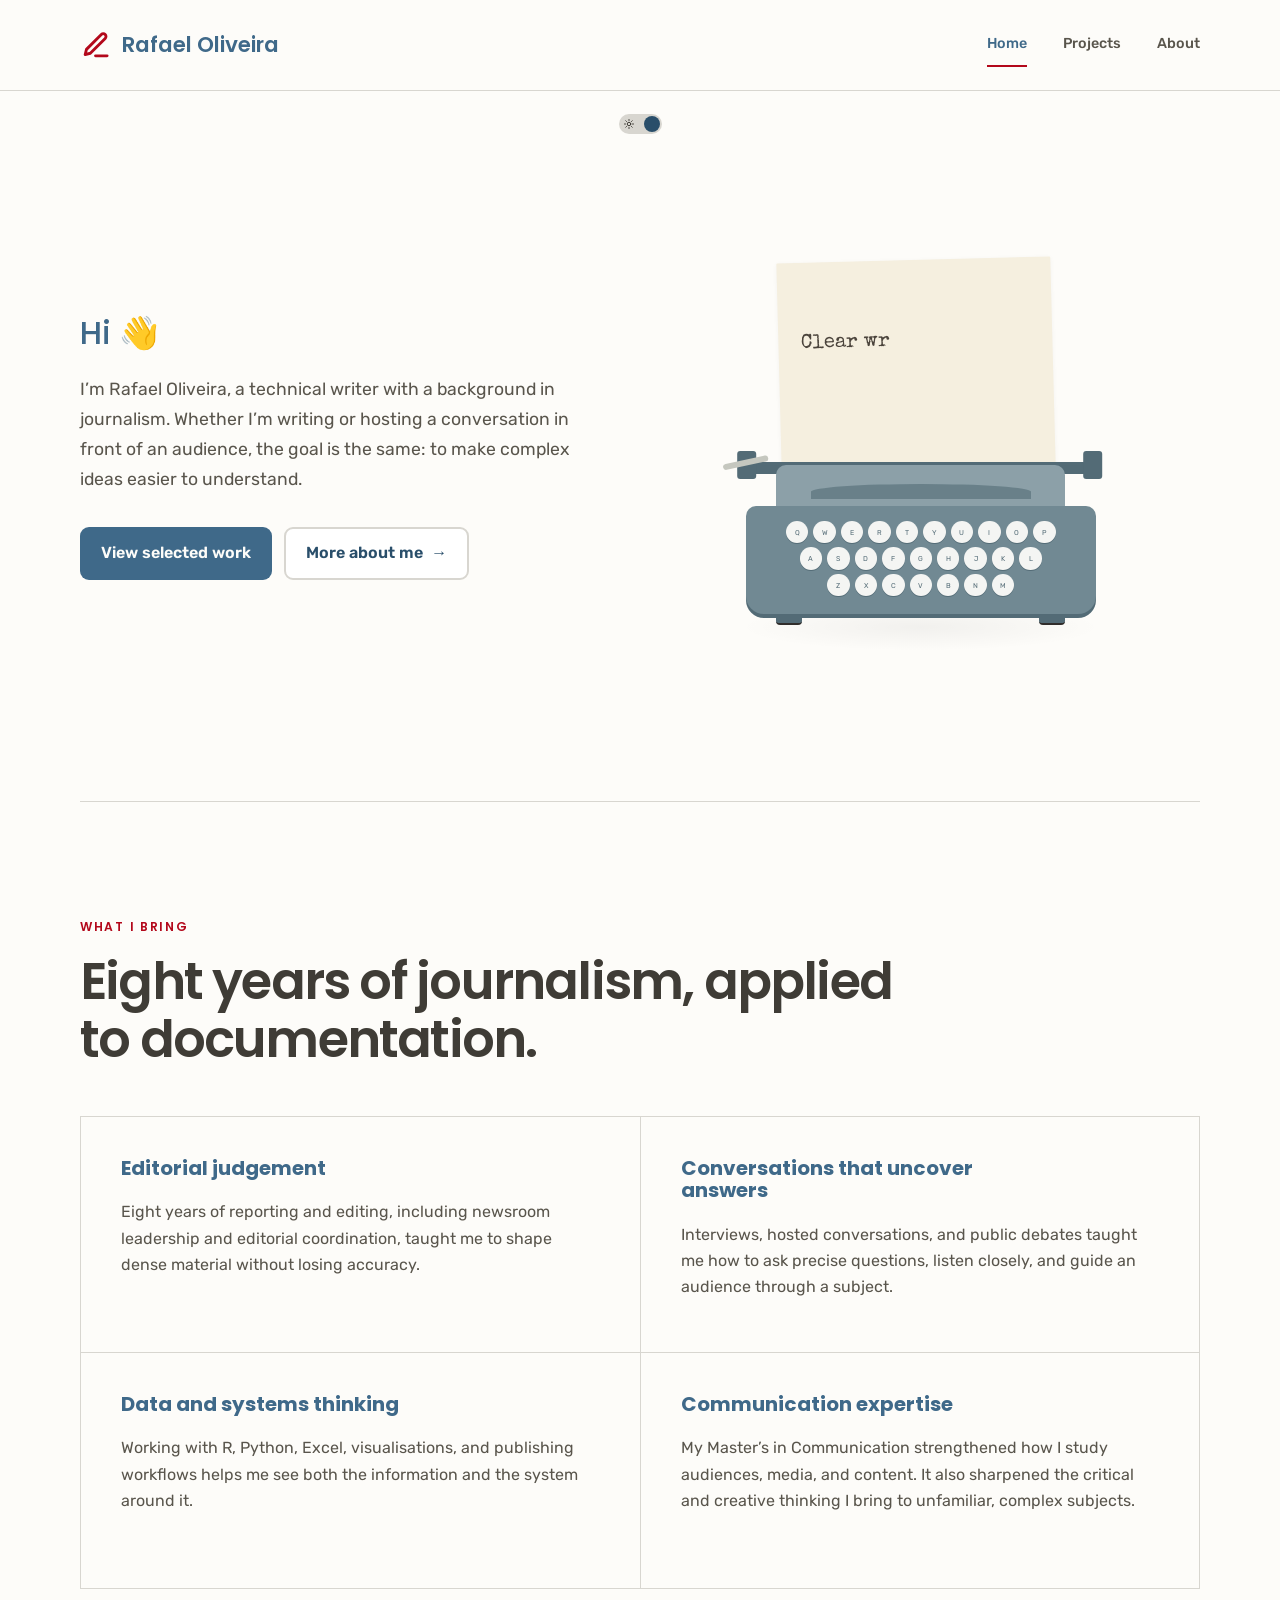
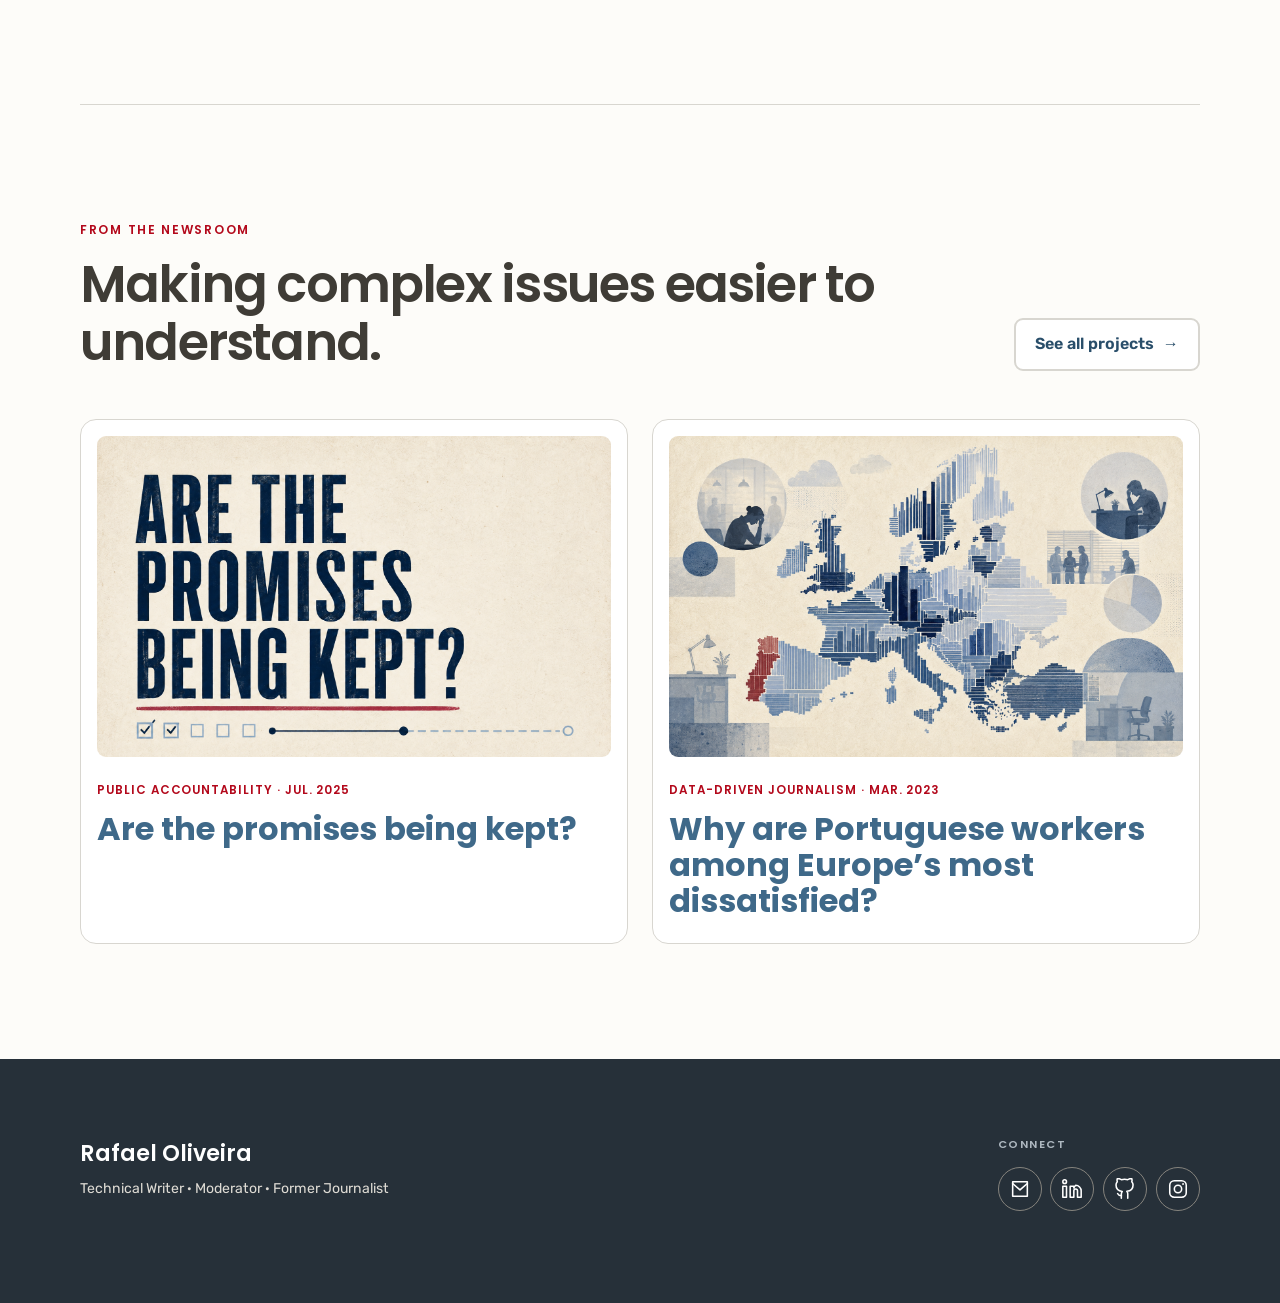
<file: index.html>
<!DOCTYPE html>
<html lang="en">
<head>
    <meta charset="UTF-8">
    <meta name="viewport" content="width=device-width, initial-scale=1.0">
    <meta name="description" content="Rafael Oliveira is a technical writer with a background in journalism, data analysis, and editorial work.">
    <link rel="icon" href="./media/favicon.svg" type="image/svg+xml">
    <title>Rafael Oliveira — Technical Writer</title>
    <link rel="preconnect" href="https://fonts.googleapis.com">
    <link rel="preconnect" href="https://fonts.gstatic.com" crossorigin>
    <link href="https://fonts.googleapis.com/css2?family=Poppins:wght@500;600;700&family=Rubik:wght@400;500;600&family=Special+Elite&display=swap" rel="stylesheet">
    <script>
        document.documentElement.classList.add('js');
        try {
            const savedTheme = localStorage.getItem('theme-preference');
            document.documentElement.dataset.theme = savedTheme || 'light';
        } catch (error) {}
    </script>
    <link rel="stylesheet" href="./style.css">
    <link rel="stylesheet" href="./typewriter.css">
</head>
<body>
    <a class="skip-link" href="#main-content">Skip to content</a>

    <header class="site-header">
        <nav class="site-nav" aria-label="Primary navigation">
            <a class="brand" href="./index.html">
                <svg class="brand-icon" viewBox="0 0 24 24" aria-hidden="true"><path d="M12 20h9"/><path d="M16.5 3.5a2.12 2.12 0 0 1 3 3L8 18l-4 1 1-4Z"/></svg>
                <span class="brand-copy">
                    <span class="brand-name">Rafael Oliveira</span>
                </span>
            </a>
            <div class="nav-actions">
                <ul class="nav-links">
                    <li><a href="./index.html" aria-current="page">Home</a></li>
                    <li><a href="./projects.html">Projects</a></li>
                    <li><a href="./about.html">About</a></li>
                </ul>
            </div>
            <button class="theme-toggle" type="button" aria-label="Switch to dark theme" aria-pressed="false">
                <span class="theme-track" aria-hidden="true">
                    <svg class="theme-symbol theme-symbol-sun" viewBox="0 0 24 24"><circle cx="12" cy="12" r="3.5"/><path d="M12 3v2M12 19v2M3 12h2M19 12h2M5.6 5.6 7 7M17 17l1.4 1.4M5.6 18.4 7 17M17 7l1.4-1.4"/></svg>
                    <svg class="theme-symbol theme-symbol-moon" viewBox="0 0 24 24"><path d="M19 15.2A7.5 7.5 0 0 1 8.8 5 7.5 7.5 0 1 0 19 15.2Z"/></svg>
                    <span class="theme-thumb"></span>
                </span>
            </button>
        </nav>
    </header>

    <main id="main-content">
        <section class="hero hero--typewriter" aria-labelledby="hero-title">
            <h1 id="hero-title" class="hero-accessible-title">Clear writing for complex ideas.</h1>
            <div class="hero-introduction">
                <p class="hero-greeting">Hi 👋</p>
                <p class="hero-summary">
                    I’m Rafael Oliveira, a technical writer with a background in journalism. Whether I’m writing
                    or hosting a conversation in front of an audience, the goal is the same: to make
                    complex ideas easier to understand.
                </p>
                <div class="hero-actions">
                    <a class="button button-primary" href="./projects.html">View selected work</a>
                    <a class="button button-secondary" href="./about.html">More about me <span aria-hidden="true">→</span></a>
                </div>
            </div>
            <div class="typewriter-art">
                <button class="typewriter" type="button" aria-label="Replay the typewriter: Clear writing for complex ideas.">
                    <span class="typewriter-carriage" aria-hidden="true">
                        <span class="typewriter-paper"><span class="typewriter-text">Clear writing for
complex ideas.</span></span>
                        <span class="typewriter-roller"></span>
                        <span class="typewriter-knob typewriter-knob-left"></span>
                        <span class="typewriter-knob typewriter-knob-right"></span>
                        <span class="typewriter-lever"></span>
                    </span>
                    <span class="typewriter-back" aria-hidden="true"><span class="typewriter-ribbon"></span><span class="typewriter-strike"></span></span>
                    <span class="typewriter-housing" aria-hidden="true"><span class="typewriter-keys"></span></span>
                    <span class="typewriter-feet" aria-hidden="true"></span>
                    <span class="typewriter-shadow" aria-hidden="true"></span>
                </button>
            </div>
        </section>

        <section class="strengths section-shell" aria-labelledby="strengths-title">
            <div class="section-heading">
                <p class="eyebrow">What I bring</p>
                <h2 id="strengths-title">Eight years of journalism, applied to documentation.</h2>
            </div>
            <div class="strength-grid">
                <article>
                    <h3>Editorial judgement</h3>
                    <p>Eight years of reporting and editing, including newsroom leadership and editorial coordination, taught me to shape dense material without losing accuracy.</p>
                </article>
                <article>
                    <h3>Conversations that uncover answers</h3>
                    <p>Interviews, hosted conversations, and public debates taught me how to ask precise questions, listen closely, and guide an audience through a subject.</p>
                </article>
                <article>
                    <h3>Data and systems thinking</h3>
                    <p>Working with R, Python, Excel, visualisations, and publishing workflows helps me see both the information and the system around it.</p>
                </article>
                <article>
                    <h3>Communication expertise</h3>
                    <p>My Master’s in Communication strengthened how I study audiences, media, and content. It also sharpened the critical and creative thinking I bring to unfamiliar, complex subjects.</p>
                </article>
            </div>
        </section>

        <section class="featured section-shell" aria-labelledby="featured-title">
            <div class="section-heading section-heading-row">
                <div>
                    <p class="eyebrow">From the newsroom</p>
                    <h2 id="featured-title">Making complex issues easier to understand.</h2>
                </div>
                <a class="button button-secondary" href="./projects.html">See all projects <span aria-hidden="true">→</span></a>
            </div>
            <div class="featured-grid">
                <a class="featured-card" href="https://mare-viva.pt/destaque/o-prometido-esta-a-ser-cumprido/" target="_blank" rel="noopener noreferrer">
                    <img src="./media/mare-viva-promises-v3.png" alt="Typographic editorial cover asking whether local election promises were kept">
                    <span class="project-type">Public accountability · <time datetime="2025-07">Jul. 2025</time></span>
                    <h3>Are the promises being kept?</h3>
                </a>
                <a class="featured-card" href="https://www.publico.pt/interactivos/portugueses-mais-insatisfeitos-trabalho-europa/" target="_blank" rel="noopener noreferrer">
                    <img src="./media/publico-workplace-dissatisfaction.png" alt="Editorial illustration of European workplace dissatisfaction data, with Portugal highlighted">
                    <span class="project-type">Data-driven journalism · <time datetime="2023-03">Mar. 2023</time></span>
                    <h3>Why are Portuguese workers among Europe’s most dissatisfied?</h3>
                </a>
            </div>
        </section>
    </main>

    <footer class="site-footer">
        <div class="footer-main">
            <div class="footer-identity">
            <a class="footer-name" href="./index.html">Rafael Oliveira</a>
                <p class="footer-role">Technical Writer · Moderator · Former Journalist</p>
            </div>
            <div class="footer-connect">
                <p class="footer-label">Connect</p>
                <ul class="social-links" aria-label="Professional and social links">
                    <li><a href="mailto:raffael.oliveira.works@gmail.com" aria-label="Email Rafael"><svg viewBox="0 0 24 24" aria-hidden="true"><path d="M4 4h16v16H4z"/><path d="m4 6 8 7 8-7"/></svg></a></li>
                    <li><a href="https://www.linkedin.com/in/rafael-oliveira27/" target="_blank" rel="noopener noreferrer" aria-label="Rafael Oliveira on LinkedIn"><svg viewBox="0 0 24 24" aria-hidden="true"><path d="M16 8a6 6 0 0 1 6 6v7h-4v-7a2 2 0 0 0-4 0v7h-4V9h4v2a5 5 0 0 1 2-3Z"/><path d="M2 9h4v12H2z"/><circle cx="4" cy="4" r="2"/></svg></a></li>
                    <li><a href="https://github.com/RaffaelPO" target="_blank" rel="noopener noreferrer" aria-label="Rafael Oliveira on GitHub"><svg viewBox="0 0 24 24" aria-hidden="true"><path d="M15 22v-4a4.8 4.8 0 0 0-1-3.5c3.3-.4 6.8-1.6 6.8-7A5.4 5.4 0 0 0 19.4 4 5 5 0 0 0 19.3.5S18.2.1 15 1.8a13.4 13.4 0 0 0-7 0C4.8.1 3.7.5 3.7.5A5 5 0 0 0 3.6 4a5.4 5.4 0 0 0-1.4 3.7c0 5.4 3.5 6.6 6.8 7A4.8 4.8 0 0 0 8 18v4"/><path d="M8 19c-3 .9-3-1.5-4-2"/></svg></a></li>
                    <li><a href="https://www.instagram.com/raffaelpo/" target="_blank" rel="noopener noreferrer" aria-label="Rafael Oliveira on Instagram"><svg viewBox="0 0 24 24" aria-hidden="true"><rect x="3" y="3" width="18" height="18" rx="5"/><circle cx="12" cy="12" r="4"/><circle cx="17.5" cy="6.5" r="1" class="icon-fill"/></svg></a></li>
                </ul>
            </div>
        </div>
    </footer>
    <script src="./script.js"></script>
    <script src="./typewriter.js"></script>
</body>
</html>
</file>
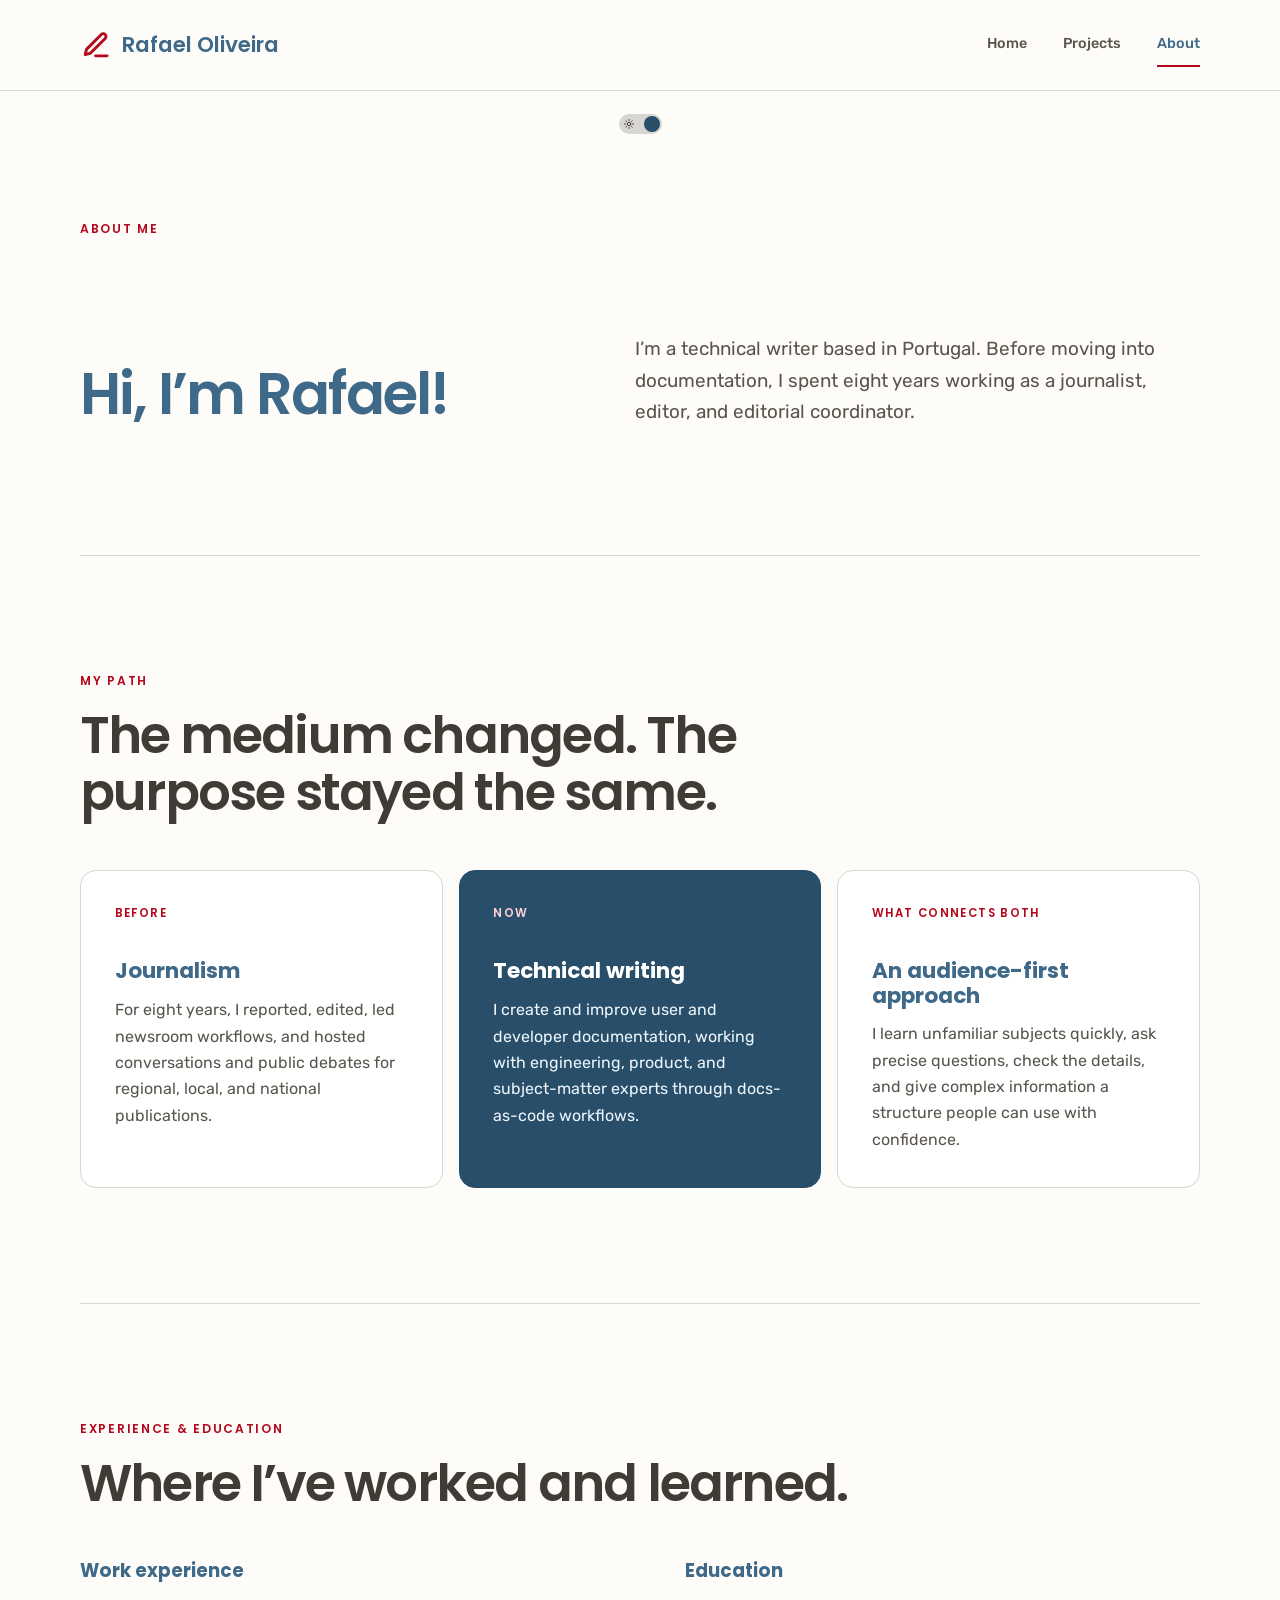
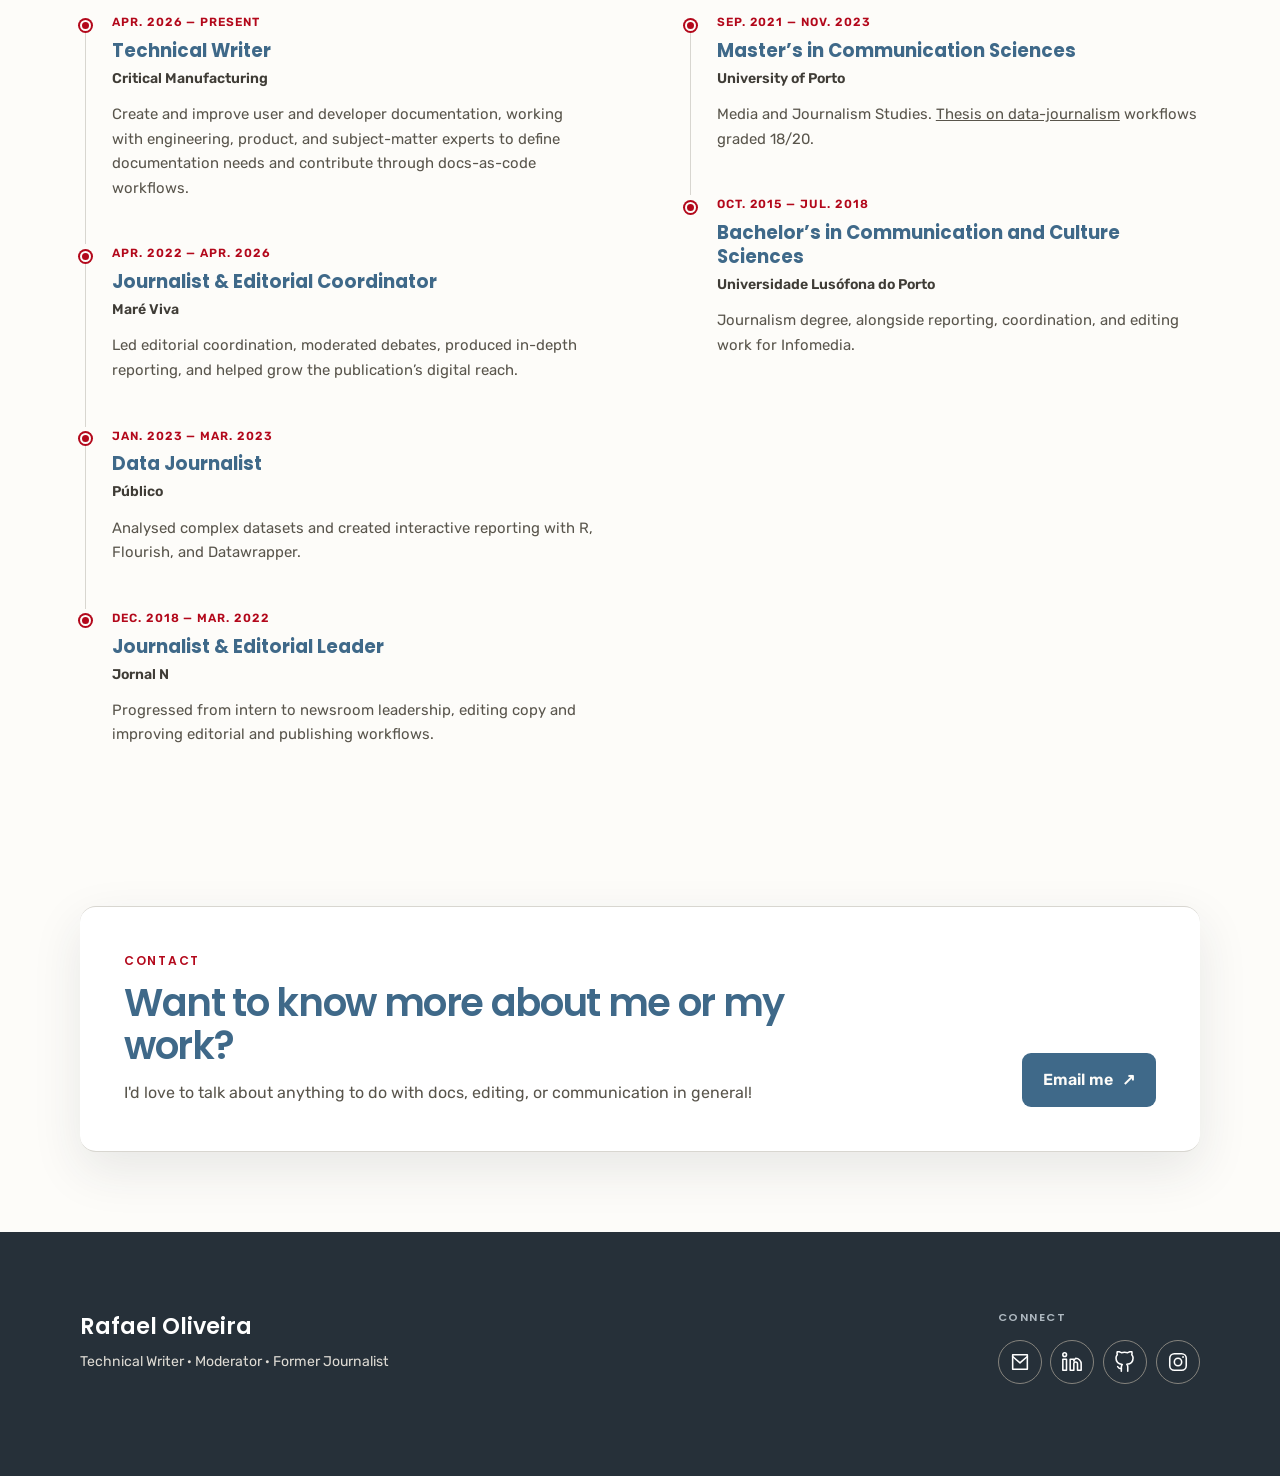
<file: about.html>
<!DOCTYPE html>
<html lang="en">
<head>
    <meta charset="UTF-8">
    <meta name="viewport" content="width=device-width, initial-scale=1.0">
    <meta name="description" content="About Rafael Oliveira, a technical writer with a professional background in journalism and data storytelling.">
    <link rel="icon" href="./media/favicon.svg" type="image/svg+xml">
    <title>About — Rafael Oliveira</title>
    <link rel="preconnect" href="https://fonts.googleapis.com">
    <link rel="preconnect" href="https://fonts.gstatic.com" crossorigin>
    <link href="https://fonts.googleapis.com/css2?family=Poppins:wght@500;600;700&family=Rubik:wght@400;500;600&display=swap" rel="stylesheet">
    <script>
        document.documentElement.classList.add('js');
        try {
            const savedTheme = localStorage.getItem('theme-preference');
            document.documentElement.dataset.theme = savedTheme || 'light';
        } catch (error) {}
    </script>
    <link rel="stylesheet" href="./style.css">
</head>
<body>
    <a class="skip-link" href="#main-content">Skip to content</a>

    <header class="site-header">
        <nav class="site-nav" aria-label="Primary navigation">
            <a class="brand" href="./index.html">
                <svg class="brand-icon" viewBox="0 0 24 24" aria-hidden="true"><path d="M12 20h9"/><path d="M16.5 3.5a2.12 2.12 0 0 1 3 3L8 18l-4 1 1-4Z"/></svg>
                <span class="brand-copy">
                    <span class="brand-name">Rafael Oliveira</span>
                </span>
            </a>
            <div class="nav-actions">
                <ul class="nav-links">
                    <li><a href="./index.html">Home</a></li>
                    <li><a href="./projects.html">Projects</a></li>
                    <li><a href="./about.html" aria-current="page">About</a></li>
                </ul>
            </div>
            <button class="theme-toggle" type="button" aria-label="Switch to dark theme" aria-pressed="false">
                <span class="theme-track" aria-hidden="true">
                    <svg class="theme-symbol theme-symbol-sun" viewBox="0 0 24 24"><circle cx="12" cy="12" r="3.5"/><path d="M12 3v2M12 19v2M3 12h2M19 12h2M5.6 5.6 7 7M17 17l1.4 1.4M5.6 18.4 7 17M17 7l1.4-1.4"/></svg>
                    <svg class="theme-symbol theme-symbol-moon" viewBox="0 0 24 24"><path d="M19 15.2A7.5 7.5 0 0 1 8.8 5 7.5 7.5 0 1 0 19 15.2Z"/></svg>
                    <span class="theme-thumb"></span>
                </span>
            </button>
        </nav>
    </header>

    <main id="main-content">
        <section class="about-hero section-shell" aria-labelledby="about-title">
            <div class="about-copy">
                <p class="eyebrow">About me</p>
                <h1 id="about-title">Hi, I’m Rafael!</h1>
                <p class="about-lead">
                    I’m a technical writer based in Portugal. Before moving into documentation, I spent eight years
                    working as a journalist, editor, and editorial coordinator.
                </p>
            </div>
        </section>

        <section class="about-story section-shell" aria-labelledby="transition-title">
            <div class="section-heading">
                <p class="eyebrow">My path</p>
                <h2 id="transition-title">The medium changed. The purpose stayed the same.</h2>
            </div>
            <div class="story-grid">
                <article class="story-card">
                    <p class="story-label">Before</p>
                    <h3>Journalism</h3>
                    <p>For eight years, I reported, edited, led newsroom workflows, and hosted conversations and public debates for regional, local, and national publications.</p>
                </article>
                <article class="story-card story-card-primary">
                    <p class="story-label">Now</p>
                    <h3>Technical writing</h3>
                    <p>I create and improve user and developer documentation, working with engineering, product, and subject-matter experts through docs-as-code workflows.</p>
                </article>
                <article class="story-card">
                    <p class="story-label">What connects both</p>
                    <h3>An audience-first approach</h3>
                    <p>I learn unfamiliar subjects quickly, ask precise questions, check the details, and give complex information a structure people can use with confidence.</p>
                </article>
            </div>
        </section>

        <section class="timeline-section section-shell" aria-labelledby="timeline-title">
            <div class="section-heading">
                <p class="eyebrow">Experience & education</p>
                <h2 id="timeline-title">Where I’ve worked and learned.</h2>
            </div>
            <div class="timeline-columns">
                <section aria-labelledby="work-title">
                    <h3 class="timeline-column-title" id="work-title">Work experience</h3>
                    <ol class="timeline">
                        <li class="timeline-item">
                            <span class="timeline-marker" aria-hidden="true"></span>
                            <div>
                                <p class="timeline-date">Apr. 2026 — Present</p>
                                <h4>Technical Writer</h4>
                                <p class="timeline-place">Critical Manufacturing</p>
                                <p>Create and improve user and developer documentation, working with engineering, product, and subject-matter experts to define documentation needs and contribute through docs-as-code workflows.</p>
                            </div>
                        </li>
                        <li class="timeline-item">
                            <span class="timeline-marker" aria-hidden="true"></span>
                            <div>
                                <p class="timeline-date">Apr. 2022 — Apr. 2026</p>
                                <h4>Journalist & Editorial Coordinator</h4>
                                <p class="timeline-place">Maré Viva</p>
                                <p>Led editorial coordination, moderated debates, produced in-depth reporting, and helped grow the publication’s digital reach.</p>
                            </div>
                        </li>
                        <li class="timeline-item">
                            <span class="timeline-marker" aria-hidden="true"></span>
                            <div>
                                <p class="timeline-date">Jan. 2023 — Mar. 2023</p>
                                <h4>Data Journalist</h4>
                                <p class="timeline-place">Público</p>
                                <p>Analysed complex datasets and created interactive reporting with R, Flourish, and Datawrapper.</p>
                            </div>
                        </li>
                        <li class="timeline-item">
                            <span class="timeline-marker" aria-hidden="true"></span>
                            <div>
                                <p class="timeline-date">Dec. 2018 — Mar. 2022</p>
                                <h4>Journalist & Editorial Leader</h4>
                                <p class="timeline-place">Jornal N</p>
                                <p>Progressed from intern to newsroom leadership, editing copy and improving editorial and publishing workflows.</p>
                            </div>
                        </li>
                    </ol>
                </section>

                <section aria-labelledby="education-title">
                    <h3 class="timeline-column-title" id="education-title">Education</h3>
                    <ol class="timeline">
                        <li class="timeline-item">
                            <span class="timeline-marker" aria-hidden="true"></span>
                            <div>
                                <p class="timeline-date">Sep. 2021 — Nov. 2023</p>
                                <h4>Master’s in Communication Sciences</h4>
                                <p class="timeline-place">University of Porto</p>
                                <p>Media and Journalism Studies. <a href="https://hdl.handle.net/10216/154704">Thesis on data-journalism</a> workflows graded 18/20.</p>
                            </div>
                        </li>
                        <li class="timeline-item">
                            <span class="timeline-marker" aria-hidden="true"></span>
                            <div>
                                <p class="timeline-date">Oct. 2015 — Jul. 2018</p>
                                <h4>Bachelor’s in Communication and Culture Sciences</h4>
                                <p class="timeline-place">Universidade Lusófona do Porto</p>
                                <p>Journalism degree, alongside reporting, coordination, and editing work for Infomedia.</p>
                            </div>
                        </li>
                    </ol>
                </section>
            </div>
        </section>

        <section class="about-contact section-shell" aria-labelledby="about-contact-title">
            <div>
                <p class="eyebrow">Contact</p>
                <h2 id="about-contact-title">Want to know more about me or my work?</h2>
                <p class="about-contact-note">I'd love to talk about anything to do with docs, editing, or communication in general!</p>
            </div>
            <a class="button button-primary" href="mailto:raffael.oliveira.works@gmail.com">Email me <span aria-hidden="true">↗</span></a>
        </section>

    </main>

    <footer class="site-footer">
        <div class="footer-main">
            <div class="footer-identity">
            <a class="footer-name" href="./index.html">Rafael Oliveira</a>
                <p class="footer-role">Technical Writer · Moderator · Former Journalist</p>
            </div>
            <div class="footer-connect">
                <p class="footer-label">Connect</p>
                <ul class="social-links" aria-label="Professional and social links">
                    <li><a href="mailto:raffael.oliveira.works@gmail.com" aria-label="Email Rafael"><svg viewBox="0 0 24 24" aria-hidden="true"><path d="M4 4h16v16H4z"/><path d="m4 6 8 7 8-7"/></svg></a></li>
                    <li><a href="https://www.linkedin.com/in/rafael-oliveira27/" target="_blank" rel="noopener noreferrer" aria-label="Rafael Oliveira on LinkedIn"><svg viewBox="0 0 24 24" aria-hidden="true"><path d="M16 8a6 6 0 0 1 6 6v7h-4v-7a2 2 0 0 0-4 0v7h-4V9h4v2a5 5 0 0 1 2-3Z"/><path d="M2 9h4v12H2z"/><circle cx="4" cy="4" r="2"/></svg></a></li>
                    <li><a href="https://github.com/RaffaelPO" target="_blank" rel="noopener noreferrer" aria-label="Rafael Oliveira on GitHub"><svg viewBox="0 0 24 24" aria-hidden="true"><path d="M15 22v-4a4.8 4.8 0 0 0-1-3.5c3.3-.4 6.8-1.6 6.8-7A5.4 5.4 0 0 0 19.4 4 5 5 0 0 0 19.3.5S18.2.1 15 1.8a13.4 13.4 0 0 0-7 0C4.8.1 3.7.5 3.7.5A5 5 0 0 0 3.6 4a5.4 5.4 0 0 0-1.4 3.7c0 5.4 3.5 6.6 6.8 7A4.8 4.8 0 0 0 8 18v4"/><path d="M8 19c-3 .9-3-1.5-4-2"/></svg></a></li>
                    <li><a href="https://www.instagram.com/raffaelpo/" target="_blank" rel="noopener noreferrer" aria-label="Rafael Oliveira on Instagram"><svg viewBox="0 0 24 24" aria-hidden="true"><rect x="3" y="3" width="18" height="18" rx="5"/><circle cx="12" cy="12" r="4"/><circle cx="17.5" cy="6.5" r="1" class="icon-fill"/></svg></a></li>
                </ul>
            </div>
        </div>
    </footer>
    <script src="./script.js"></script>
</body>
</html>
</file>
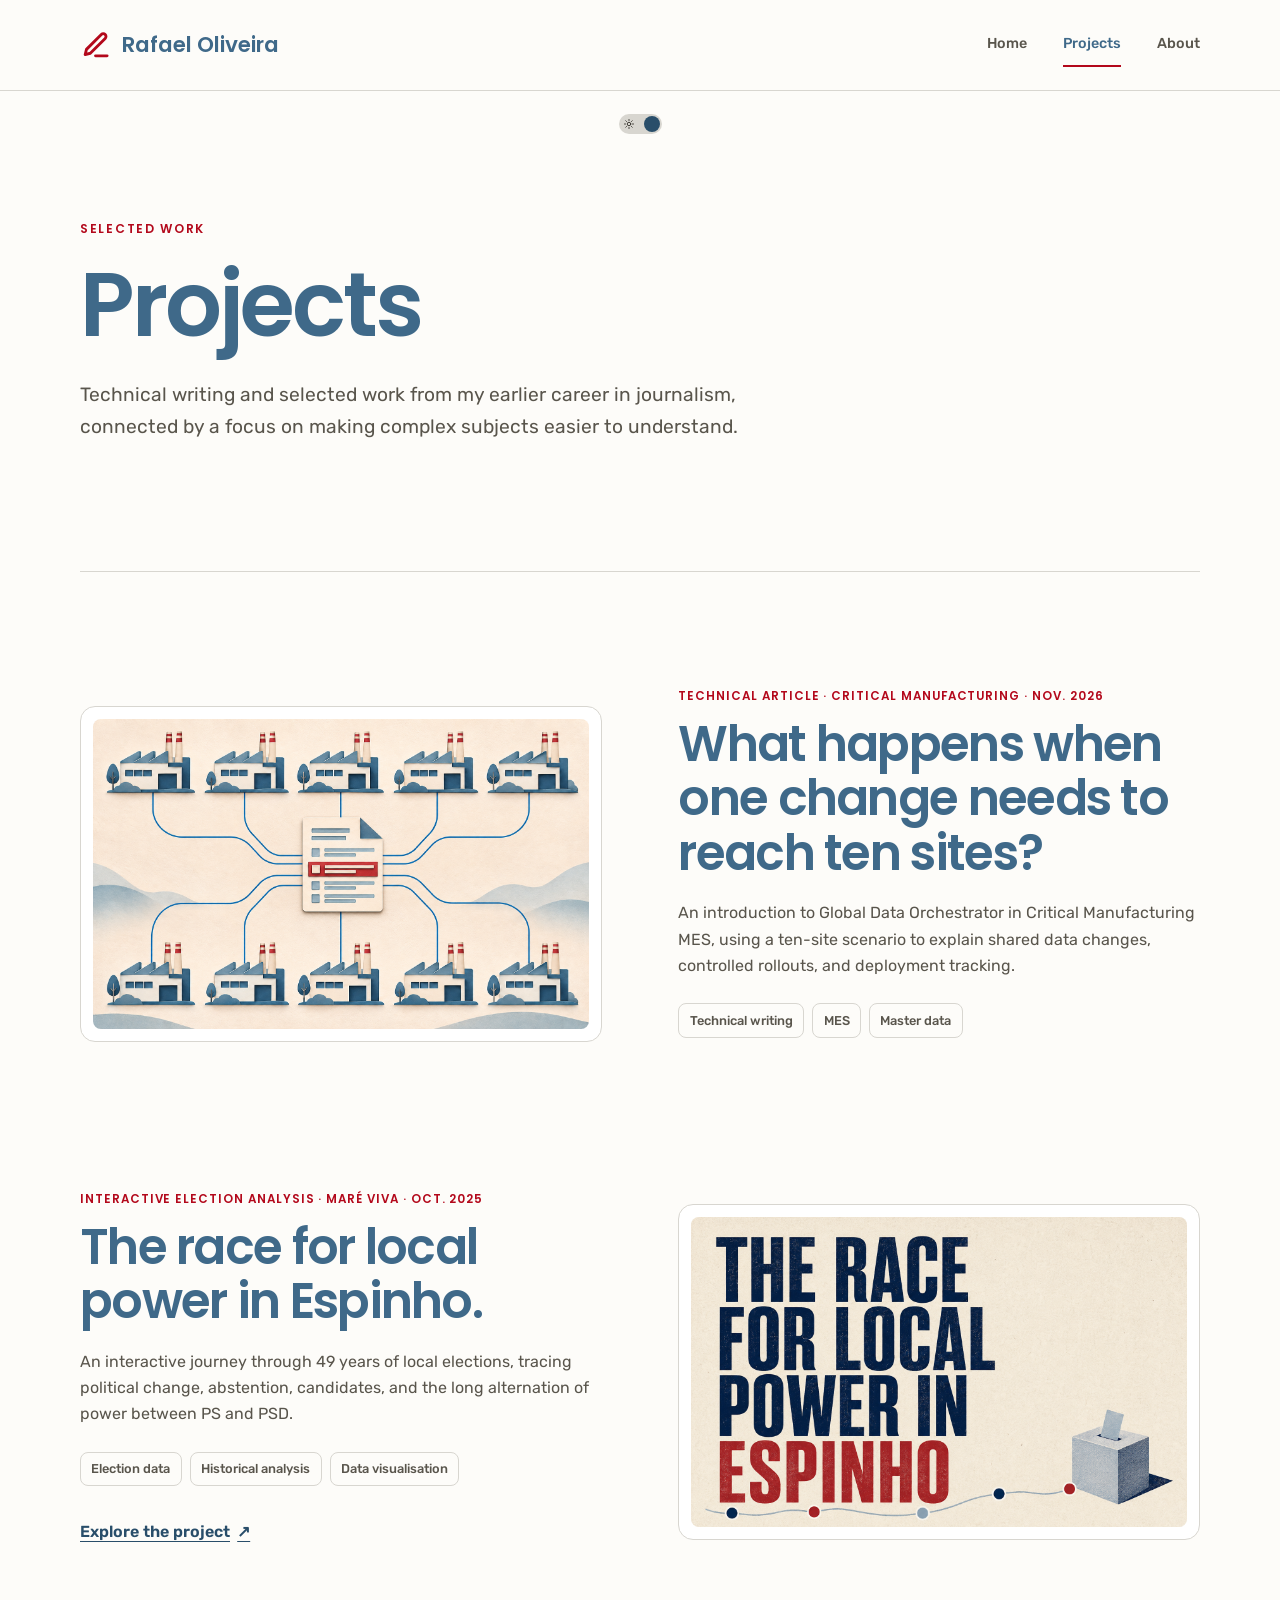
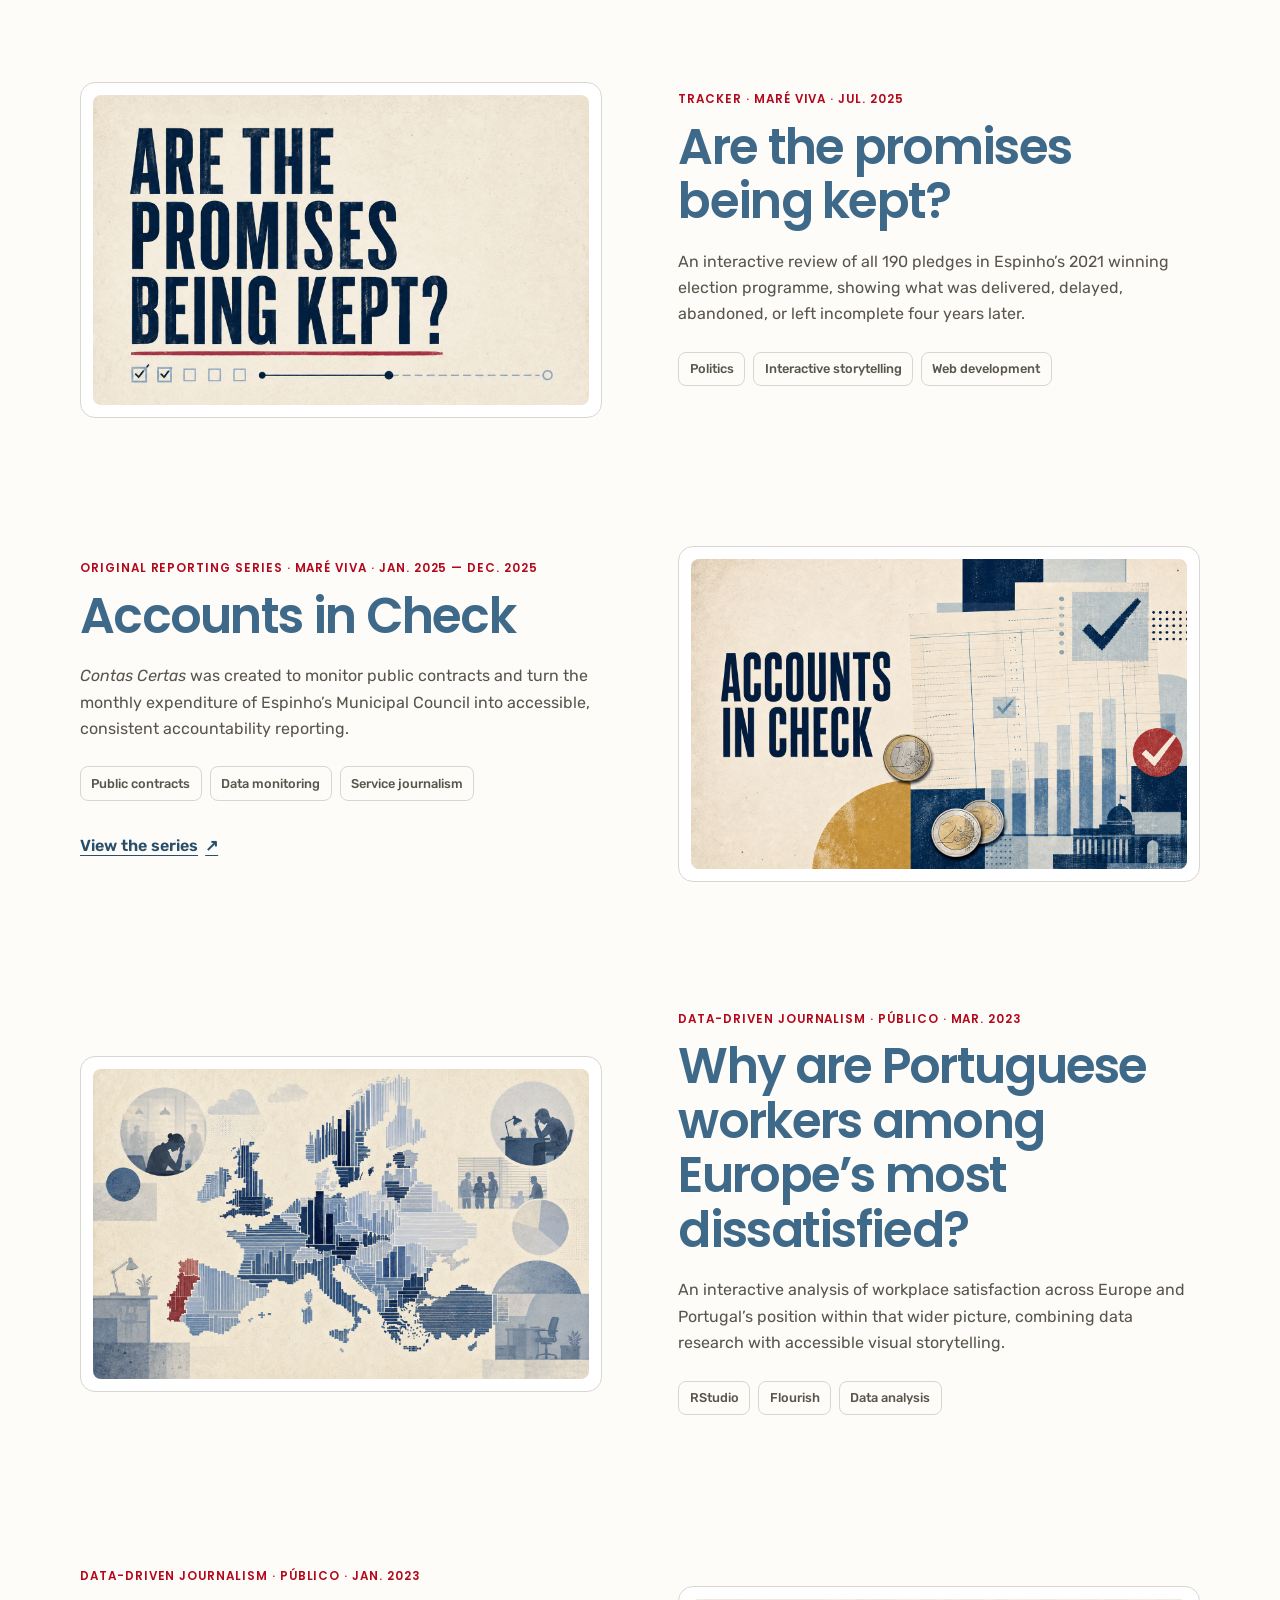
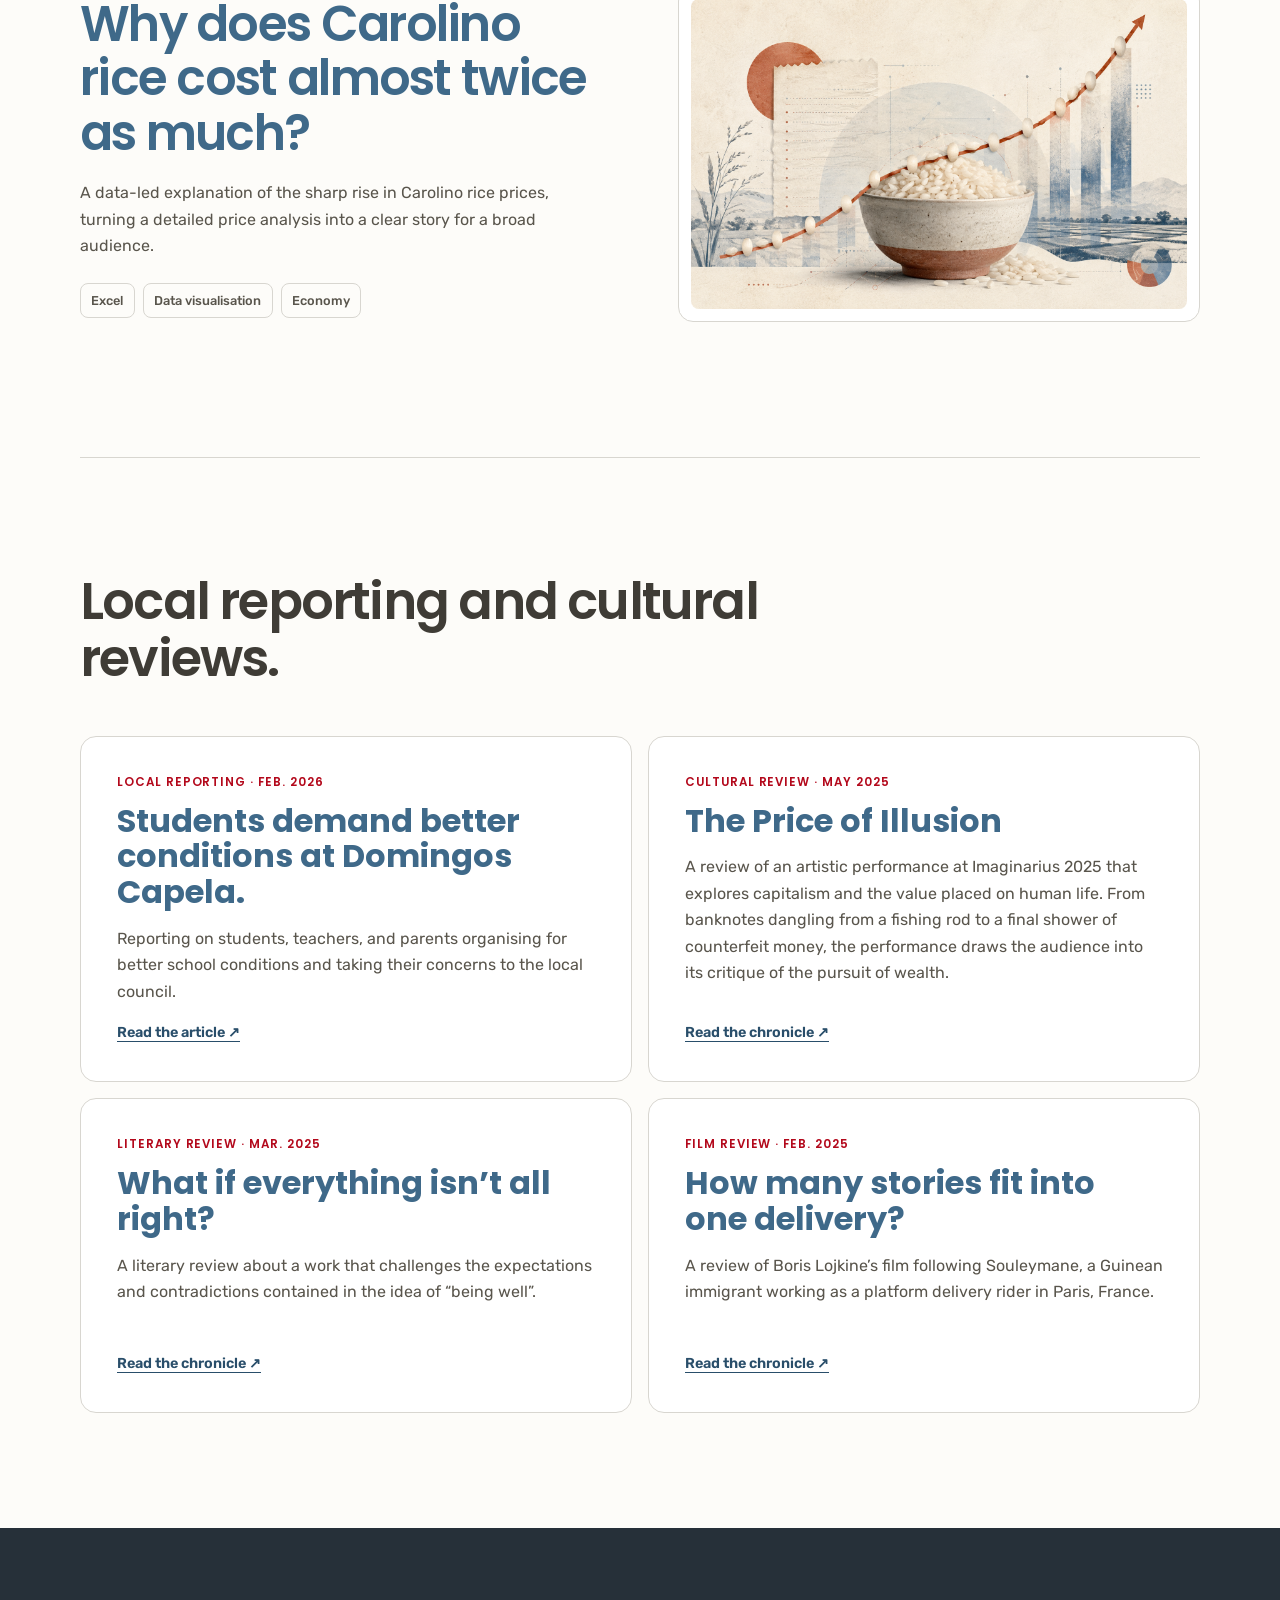
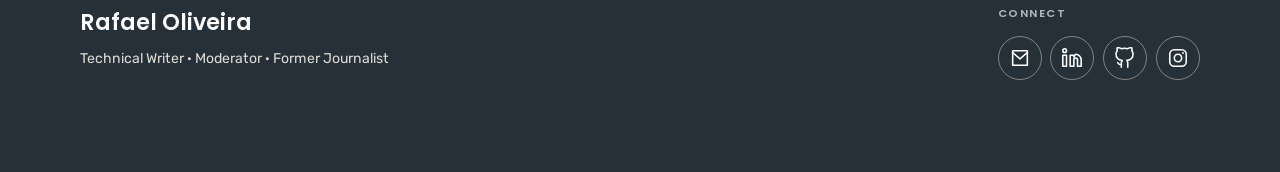
<file: projects.html>
<!DOCTYPE html>
<html lang="en">
<head>
    <meta charset="UTF-8">
    <meta name="viewport" content="width=device-width, initial-scale=1.0">
    <meta name="description" content="Technical writing, journalism, and data-driven projects by Rafael Oliveira.">
    <link rel="icon" href="./media/favicon.svg" type="image/svg+xml">
    <title>Projects — Rafael Oliveira</title>
    <link rel="preconnect" href="https://fonts.googleapis.com">
    <link rel="preconnect" href="https://fonts.gstatic.com" crossorigin>
    <link href="https://fonts.googleapis.com/css2?family=Poppins:wght@500;600;700&family=Rubik:wght@400;500;600&display=swap" rel="stylesheet">
    <script>
        document.documentElement.classList.add('js');
        try {
            const savedTheme = localStorage.getItem('theme-preference');
            document.documentElement.dataset.theme = savedTheme || 'light';
        } catch (error) {}
    </script>
    <link rel="stylesheet" href="./style.css">
</head>
<body>
    <a class="skip-link" href="#main-content">Skip to content</a>

    <header class="site-header">
        <nav class="site-nav" aria-label="Primary navigation">
            <a class="brand" href="./index.html">
                <svg class="brand-icon" viewBox="0 0 24 24" aria-hidden="true"><path d="M12 20h9"/><path d="M16.5 3.5a2.12 2.12 0 0 1 3 3L8 18l-4 1 1-4Z"/></svg>
                <span class="brand-copy">
                    <span class="brand-name">Rafael Oliveira</span>
                </span>
            </a>
            <div class="nav-actions">
                <ul class="nav-links">
                    <li><a href="./index.html">Home</a></li>
                    <li><a href="./projects.html" aria-current="page">Projects</a></li>
                    <li><a href="./about.html">About</a></li>
                </ul>
            </div>
            <button class="theme-toggle" type="button" aria-label="Switch to dark theme" aria-pressed="false">
                <span class="theme-track" aria-hidden="true">
                    <svg class="theme-symbol theme-symbol-sun" viewBox="0 0 24 24"><circle cx="12" cy="12" r="3.5"/><path d="M12 3v2M12 19v2M3 12h2M19 12h2M5.6 5.6 7 7M17 17l1.4 1.4M5.6 18.4 7 17M17 7l1.4-1.4"/></svg>
                    <svg class="theme-symbol theme-symbol-moon" viewBox="0 0 24 24"><path d="M19 15.2A7.5 7.5 0 0 1 8.8 5 7.5 7.5 0 1 0 19 15.2Z"/></svg>
                    <span class="theme-thumb"></span>
                </span>
            </button>
        </nav>
    </header>

    <main id="main-content">
        <header class="page-intro section-shell">
            <p class="eyebrow">Selected work</p>
            <h1>Projects</h1>
            <p>
                Technical writing and selected work from my earlier career in journalism,
                connected by a focus on making complex subjects easier to understand.
            </p>
        </header>

        <section class="project-list section-shell" aria-label="Selected projects">
            <article class="project-card">
                <a class="project-image" href="https://community.criticalmanufacturing.com/t/what-happens-when-one-change-needs-to-reach-ten-sites/984" target="_blank" rel="noopener noreferrer">
                    <img src="./media/cm-global-data-orchestrator-v2.png" alt="One document with a shared configuration change connected to ten factory sites">
                </a>
                <div class="project-copy">
                    <p class="project-type">Technical article · Critical Manufacturing · <time datetime="2026-11">Nov. 2026</time></p>
                    <h2><a href="https://community.criticalmanufacturing.com/t/what-happens-when-one-change-needs-to-reach-ten-sites/984" target="_blank" rel="noopener noreferrer">What happens when one change needs to reach ten sites?</a></h2>
                    <p>
                        An introduction to Global Data Orchestrator in Critical Manufacturing MES, using a ten-site
                        scenario to explain shared data changes, controlled rollouts, and deployment tracking.
                    </p>
                    <ul class="tag-list" aria-label="Project methods and tools">
                        <li>Technical writing</li>
                        <li>MES</li>
                        <li>Master data</li>
                    </ul>
                </div>
            </article>

            <article class="project-card">
                <a class="project-image" href="https://mare-viva.pt/autarquicas-2025/a-corrida-pelo-poder-local-em-espinho/" target="_blank" rel="noopener noreferrer">
                    <img src="./media/mare-viva-local-elections-v2.png" alt="Typographic editorial cover for an analysis of local elections in Espinho">
                </a>
                <div class="project-copy">
                    <p class="project-type">Interactive election analysis · Maré Viva · <time datetime="2025-10">Oct. 2025</time></p>
                    <h2><a href="https://mare-viva.pt/autarquicas-2025/a-corrida-pelo-poder-local-em-espinho/" target="_blank" rel="noopener noreferrer">The race for local power in Espinho.</a></h2>
                    <p>
                        An interactive journey through 49 years of local elections, tracing political change,
                        abstention, candidates, and the long alternation of power between PS and PSD.
                    </p>
                    <ul class="tag-list" aria-label="Project methods and tools">
                        <li>Election data</li>
                        <li>Historical analysis</li>
                        <li>Data visualisation</li>
                    </ul>
                    <a class="text-link" href="https://mare-viva.pt/autarquicas-2025/a-corrida-pelo-poder-local-em-espinho/" target="_blank" rel="noopener noreferrer">Explore the project <span aria-hidden="true">↗</span></a>
                </div>
            </article>

            <article class="project-card">
                <a class="project-image" href="https://mare-viva.pt/destaque/o-prometido-esta-a-ser-cumprido/" target="_blank" rel="noopener noreferrer">
                    <img src="./media/mare-viva-promises-v3.png" alt="Typographic editorial cover asking whether local election promises were kept">
                </a>
                <div class="project-copy">
                    <p class="project-type">Tracker · Maré Viva · <time datetime="2025-07">Jul. 2025</time></p>
                    <h2><a href="https://mare-viva.pt/destaque/o-prometido-esta-a-ser-cumprido/" target="_blank" rel="noopener noreferrer">Are the promises being kept?</a></h2>
                    <p>
                        An interactive review of all 190 pledges in Espinho’s 2021 winning election programme,
                        showing what was delivered, delayed, abandoned, or left incomplete four years later.
                    </p>
                    <ul class="tag-list" aria-label="Project methods and tools">
                        <li>Politics</li>
                        <li>Interactive storytelling</li>
                        <li>Web development</li>
                    </ul>
                </div>
            </article>

            <article class="project-card">
                <a class="project-image" href="https://mare-viva.pt/category/contas-certas/" target="_blank" rel="noopener noreferrer">
                    <img src="./media/mare-viva-accounts-in-check-v2.png" alt="Editorial illustration of public accounts, monthly charts, and euro coins">
                </a>
                <div class="project-copy">
                    <p class="project-type">Original reporting series · Maré Viva · <time datetime="2025-01">Jan. 2025</time> — <time datetime="2025-12">Dec. 2025</time></p>
                    <h2><a href="https://mare-viva.pt/category/contas-certas/" target="_blank" rel="noopener noreferrer">Accounts in Check</a></h2>
                    <p>
                        <em>Contas Certas</em> was created to monitor public contracts and turn the monthly expenditure
                        of Espinho’s Municipal Council into accessible, consistent accountability reporting.
                    </p>
                    <ul class="tag-list" aria-label="Project methods and tools">
                        <li>Public contracts</li>
                        <li>Data monitoring</li>
                        <li>Service journalism</li>
                    </ul>
                    <a class="text-link" href="https://mare-viva.pt/category/contas-certas/" target="_blank" rel="noopener noreferrer">View the series <span aria-hidden="true">↗</span></a>
                </div>
            </article>

            <article class="project-card">
                <a class="project-image" href="https://www.publico.pt/interactivos/portugueses-mais-insatisfeitos-trabalho-europa/" target="_blank" rel="noopener noreferrer">
                    <img src="./media/publico-workplace-dissatisfaction.png" alt="Editorial illustration of European workplace dissatisfaction data, with Portugal highlighted">
                </a>
                <div class="project-copy">
                    <p class="project-type">Data-driven journalism · Público · <time datetime="2023-03">Mar. 2023</time></p>
                    <h2><a href="https://www.publico.pt/interactivos/portugueses-mais-insatisfeitos-trabalho-europa/" target="_blank" rel="noopener noreferrer">Why are Portuguese workers among Europe’s most dissatisfied?</a></h2>
                    <p>
                        An interactive analysis of workplace satisfaction across Europe and Portugal’s position
                        within that wider picture, combining data research with accessible visual storytelling.
                    </p>
                    <ul class="tag-list" aria-label="Project methods and tools">
                        <li>RStudio</li>
                        <li>Flourish</li>
                        <li>Data analysis</li>
                    </ul>
                </div>
            </article>

            <article class="project-card">
                <a class="project-image" href="https://www.publico.pt/2023/01/23/economia/noticia/arroz-carolino-ja-custa-quase-dobro-2035410" target="_blank" rel="noopener noreferrer">
                    <img src="./media/publico-rice-prices.png" alt="Editorial illustration combining Carolino rice with a rising price chart">
                </a>
                <div class="project-copy">
                    <p class="project-type">Data-driven journalism · Público · <time datetime="2023-01">Jan. 2023</time></p>
                    <h2><a href="https://www.publico.pt/2023/01/23/economia/noticia/arroz-carolino-ja-custa-quase-dobro-2035410" target="_blank" rel="noopener noreferrer">Why does Carolino rice cost almost twice as much?</a></h2>
                    <p>
                        A data-led explanation of the sharp rise in Carolino rice prices, turning a detailed
                        price analysis into a clear story for a broad audience.
                    </p>
                    <ul class="tag-list" aria-label="Project methods and tools">
                        <li>Excel</li>
                        <li>Data visualisation</li>
                        <li>Economy</li>
                    </ul>
                </div>
            </article>
        </section>

        <section class="more-work section-shell" aria-labelledby="more-work-title">
            <div class="section-heading">
                <h2 id="more-work-title">Local reporting and cultural reviews.</h2>
            </div>
            <div class="more-work-grid">
                <a class="more-work-card" href="https://mare-viva.pt/destaque/alunos-da-domingos-capela-querem-melhores-condicoes-e-reunem-se-hoje-com-a-camara/" target="_blank" rel="noopener noreferrer">
                    <p class="project-type">Local reporting · <time datetime="2026-02">Feb. 2026</time></p>
                    <h3>Students demand better conditions at Domingos Capela.</h3>
                    <p>Reporting on students, teachers, and parents organising for better school conditions and taking their concerns to the local council.</p>
                    <span class="card-link">Read the article <span aria-hidden="true">↗</span></span>
                </a>

                <a class="more-work-card" href="https://mare-viva.pt/opiniao/quanto-custa-a-ilusao/" target="_blank" rel="noopener noreferrer">
                    <p class="project-type">Cultural review · <time datetime="2025-05">May 2025</time></p>
                    <h3>The Price of Illusion</h3>
                    <p>A review of an artistic performance at Imaginarius 2025 that explores capitalism and the value placed on human life. From banknotes dangling from a fishing rod to a final shower of counterfeit money, the performance draws the audience into its critique of the pursuit of wealth.</p>
                    <span class="card-link">Read the chronicle <span aria-hidden="true">↗</span></span>
                </a>

                <a class="more-work-card" href="https://mare-viva.pt/opiniao/e-quando-nao-esta-tudo-bem/" target="_blank" rel="noopener noreferrer">
                    <p class="project-type">Literary review · <time datetime="2025-03">Mar. 2025</time></p>
                    <h3>What if everything isn’t all right?</h3>
                    <p>A literary review about a work that challenges the expectations and contradictions contained in the idea of “being well”.</p>
                    <span class="card-link">Read the chronicle <span aria-hidden="true">↗</span></span>
                </a>

                <a class="more-work-card" href="https://mare-viva.pt/opiniao/quantas-historias-cabem-numa-entrega/" target="_blank" rel="noopener noreferrer">
                    <p class="project-type">Film review · <time datetime="2025-02">Feb. 2025</time></p>
                    <h3>How many stories fit into one delivery?</h3>
                    <p>A review of Boris Lojkine’s film following Souleymane, a Guinean immigrant working as a platform delivery rider in Paris, France.</p>
                    <span class="card-link">Read the chronicle <span aria-hidden="true">↗</span></span>
                </a>
            </div>
        </section>

    </main>

    <footer class="site-footer">
        <div class="footer-main">
            <div class="footer-identity">
            <a class="footer-name" href="./index.html">Rafael Oliveira</a>
                <p class="footer-role">Technical Writer · Moderator · Former Journalist</p>
            </div>
            <div class="footer-connect">
                <p class="footer-label">Connect</p>
                <ul class="social-links" aria-label="Professional and social links">
                    <li><a href="mailto:raffael.oliveira.works@gmail.com" aria-label="Email Rafael"><svg viewBox="0 0 24 24" aria-hidden="true"><path d="M4 4h16v16H4z"/><path d="m4 6 8 7 8-7"/></svg></a></li>
                    <li><a href="https://www.linkedin.com/in/rafael-oliveira27/" target="_blank" rel="noopener noreferrer" aria-label="Rafael Oliveira on LinkedIn"><svg viewBox="0 0 24 24" aria-hidden="true"><path d="M16 8a6 6 0 0 1 6 6v7h-4v-7a2 2 0 0 0-4 0v7h-4V9h4v2a5 5 0 0 1 2-3Z"/><path d="M2 9h4v12H2z"/><circle cx="4" cy="4" r="2"/></svg></a></li>
                    <li><a href="https://github.com/RaffaelPO" target="_blank" rel="noopener noreferrer" aria-label="Rafael Oliveira on GitHub"><svg viewBox="0 0 24 24" aria-hidden="true"><path d="M15 22v-4a4.8 4.8 0 0 0-1-3.5c3.3-.4 6.8-1.6 6.8-7A5.4 5.4 0 0 0 19.4 4 5 5 0 0 0 19.3.5S18.2.1 15 1.8a13.4 13.4 0 0 0-7 0C4.8.1 3.7.5 3.7.5A5 5 0 0 0 3.6 4a5.4 5.4 0 0 0-1.4 3.7c0 5.4 3.5 6.6 6.8 7A4.8 4.8 0 0 0 8 18v4"/><path d="M8 19c-3 .9-3-1.5-4-2"/></svg></a></li>
                    <li><a href="https://www.instagram.com/raffaelpo/" target="_blank" rel="noopener noreferrer" aria-label="Rafael Oliveira on Instagram"><svg viewBox="0 0 24 24" aria-hidden="true"><rect x="3" y="3" width="18" height="18" rx="5"/><circle cx="12" cy="12" r="4"/><circle cx="17.5" cy="6.5" r="1" class="icon-fill"/></svg></a></li>
                </ul>
            </div>
        </div>
    </footer>
    <script src="./script.js"></script>
</body>
</html>
</file>
<file: style.css>
:root {
  color-scheme: light;
  --paper: #fdfcf9;
  --surface: #ffffff;
  --ink: #3f3c36;
  --ink-soft: #59554c;
  --primary: #3f6989;
  --primary-strong: #294e6a;
  --accent: #b3081b;
  --accent-soft: #f5dfe2;
  --line: #d8d6d0;
  --focus: #f0a500;
  --header-bg: rgba(253, 252, 249, 0.94);
  --footer-bg: #263039;
  --footer-copy: #fdfcf9;
  --shadow: 0 18px 50px rgba(38, 48, 56, 0.1);
  --sans: "Rubik", Arial, sans-serif;
  --display: "Poppins", Arial, sans-serif;
  --content-width: 1120px;
}

:root[data-theme="dark"] {
  color-scheme: dark;
  --paper: #111820;
  --surface: #19232d;
  --ink: #f5f1e9;
  --ink-soft: #c4cbd2;
  --primary: #9bc6e4;
  --primary-strong: #cae5f7;
  --accent: #ff8291;
  --accent-soft: #51212a;
  --line: #34414d;
  --focus: #ffd166;
  --header-bg: rgba(17, 24, 32, 0.94);
  --footer-bg: #080d12;
  --footer-copy: #f5f1e9;
  --shadow: 0 18px 50px rgba(0, 0, 0, 0.28);
}

* {
  box-sizing: border-box;
}

html {
  scroll-behavior: smooth;
}

body {
  margin: 0;
  overflow-x: hidden;
  background: var(--paper);
  color: var(--ink);
  font-family: var(--sans);
  font-size: 1rem;
  line-height: 1.65;
  transition: background-color 250ms ease, color 250ms ease;
}

img {
  display: block;
  max-width: 100%;
}

a {
  color: inherit;
}

a:focus-visible,
button:focus-visible {
  outline: 3px solid var(--focus);
  outline-offset: 4px;
}

button {
  font: inherit;
}

h1,
h2,
h3,
p {
  margin-top: 0;
}

h1,
h2,
h3 {
  line-height: 1.12;
}

h1,
h2 {
  font-family: var(--display);
  font-weight: 600;
  letter-spacing: -0.035em;
}

h1 {
  font-size: clamp(3.25rem, 7vw, 6.25rem);
}

h2 {
  font-size: clamp(2.15rem, 4vw, 3.7rem);
}

h3 {
  font-family: var(--display);
  font-size: 1.25rem;
}

.skip-link {
  position: fixed;
  top: 1rem;
  left: 1rem;
  z-index: 100;
  padding: 0.75rem 1rem;
  background: var(--surface);
  color: var(--ink);
  font-weight: 700;
  transform: translateY(-200%);
}

.skip-link:focus {
  transform: translateY(0);
}

.site-header {
  position: relative;
  z-index: 10;
  border-bottom: 1px solid var(--line);
  background: var(--header-bg);
  backdrop-filter: blur(12px);
  transition: background-color 250ms ease, border-color 250ms ease;
}

.site-nav {
  width: min(calc(100% - 2rem), var(--content-width));
  min-height: 90px;
  margin: 0 auto;
  display: grid;
  grid-template-columns: minmax(0, 1fr) auto;
  grid-template-rows: auto;
  align-items: center;
  column-gap: 2rem;
}

.brand {
  display: inline-flex;
  grid-column: 1;
  grid-row: 1 / -1;
  align-items: center;
  gap: 0.7rem;
  justify-self: start;
  text-decoration: none;
  line-height: 1.15;
}

.brand-icon {
  width: 31px;
  height: 31px;
  flex: 0 0 auto;
  fill: none;
  stroke: var(--accent);
  stroke-linecap: round;
  stroke-linejoin: round;
  stroke-width: 2.2;
  transition: transform 220ms ease;
}

.brand:hover .brand-icon {
  transform: rotate(-8deg) translateY(-2px);
}

.brand-copy {
  display: flex;
  flex-direction: column;
}

.brand-name {
  color: var(--primary);
  font-family: var(--display);
  font-size: 1.35rem;
  font-weight: 600;
}

.nav-actions {
  grid-column: 2;
  grid-row: 1;
  display: flex;
  align-items: center;
  justify-content: flex-end;
  gap: 1.25rem;
}

.nav-links,
.social-links,
.tag-list,
.timeline {
  margin: 0;
  padding: 0;
  list-style: none;
}

.nav-links {
  display: flex;
  align-items: center;
  gap: clamp(1rem, 3vw, 2.25rem);
}

.nav-links a {
  display: inline-flex;
  min-height: 44px;
  align-items: center;
  border-bottom: 2px solid transparent;
  color: var(--ink-soft);
  font-size: 0.9rem;
  font-weight: 500;
  text-decoration: none;
}

.nav-links a:hover,
.nav-links a[aria-current="page"] {
  border-color: var(--accent);
  color: var(--primary);
}

.theme-toggle {
  position: absolute;
  top: calc(100% + 0.75rem);
  left: 50%;
  width: 44px;
  height: 44px;
  flex: 0 0 auto;
  display: grid;
  place-items: center;
  padding: 0;
  border: 0;
  border-radius: 50%;
  background: transparent;
  cursor: pointer;
  transform: translateX(-50%);
}

.theme-toggle:hover {
  background: transparent;
}

.theme-toggle:hover .theme-track {
  box-shadow: 0 0 0 1px var(--ink-soft);
}

.theme-track {
  position: relative;
  width: 43px;
  height: 20px;
  display: block;
  overflow: hidden;
  border-radius: 999px;
  background: var(--line);
  transition: background-color 180ms ease, box-shadow 180ms ease;
}

.theme-thumb {
  position: absolute;
  top: 2px;
  right: 2px;
  z-index: 2;
  width: 16px;
  height: 16px;
  border-radius: 50%;
  background: var(--primary-strong);
  transition: transform 180ms ease, background-color 180ms ease;
}

:root[data-theme="dark"] .theme-thumb {
  transform: translateX(-23px);
}

.theme-symbol {
  position: absolute;
  top: 4px;
  z-index: 1;
  width: 12px;
  height: 12px;
  fill: none;
  stroke: var(--ink);
  stroke-linecap: round;
  stroke-linejoin: round;
  stroke-width: 2;
}

.theme-symbol-sun {
  left: 4px;
}

.theme-symbol-moon {
  right: 4px;
}

.section-shell,
.hero {
  width: min(calc(100% - 2rem), var(--content-width));
  margin-inline: auto;
}

.hero {
  min-height: min(710px, calc(100vh - 90px));
  padding: clamp(4rem, 7vw, 6rem) 0;
  display: flex;
  flex-direction: column;
  justify-content: center;
}

.hero h1 {
  max-width: 930px;
  margin-bottom: 1.5rem;
  color: var(--primary);
}

.hero-summary {
  max-width: 680px;
  margin-bottom: 2rem;
  color: var(--ink-soft);
  font-size: clamp(1.15rem, 2vw, 1.4rem);
  line-height: 1.55;
}

.eyebrow {
  margin-bottom: 1rem;
  color: var(--accent);
  font-family: var(--display);
  font-size: 0.76rem;
  font-weight: 600;
  letter-spacing: 0.14em;
  text-transform: uppercase;
}

.hero-actions {
  display: flex;
  flex-wrap: wrap;
  align-items: center;
  gap: 0.75rem;
}

.button {
  display: inline-flex;
  min-height: 48px;
  align-items: center;
  justify-content: center;
  padding: 0.72rem 1.2rem;
  border: 2px solid transparent;
  border-radius: 9px;
  font-weight: 600;
  text-decoration: none;
  transition: background-color 160ms ease, color 160ms ease, transform 160ms ease;
}

.button:hover {
  transform: translateY(-2px);
}

.button-primary {
  background: var(--primary);
  color: var(--paper);
}

:root[data-theme="dark"] .button-primary {
  color: #0a1721;
}

.button-primary:hover {
  background: var(--primary-strong);
  color: #fff;
}

.button-secondary {
  border-color: var(--line);
  background: var(--surface);
  color: var(--primary-strong);
}

.button-secondary:hover {
  border-color: var(--accent);
  color: var(--primary-strong);
}

.button-secondary span {
  margin-left: 0.55rem;
  transition: transform 160ms ease;
}

.button-secondary:hover span {
  transform: translateX(3px);
}

.text-link {
  display: inline-flex;
  min-height: 44px;
  align-items: center;
  gap: 0.45rem;
  color: var(--primary-strong);
  font-weight: 600;
  text-underline-offset: 0.25em;
}

.text-link:hover {
  color: var(--accent);
}

.strengths,
.featured,
.about-story,
.timeline-section,
.skills-section,
.project-list,
.more-work {
  padding-block: clamp(4.5rem, 9vw, 8rem);
}

.strengths {
  border-top: 1px solid var(--line);
}

.section-heading {
  max-width: 830px;
  margin-bottom: 3rem;
}

.section-heading h2 {
  margin-bottom: 0;
}

.section-heading-row {
  max-width: none;
  display: flex;
  align-items: end;
  justify-content: space-between;
  gap: 3rem;
}

.section-heading-row > div {
  max-width: 800px;
}

.strength-grid {
  display: grid;
  grid-template-columns: repeat(2, 1fr);
  gap: 1px;
  padding: 1px;
  background: var(--line);
}

.strength-grid article {
  min-height: 235px;
  padding: clamp(1.6rem, 4vw, 2.5rem);
  background: var(--paper);
  transition: background-color 250ms ease, transform 220ms ease;
}

.strength-grid article:hover {
  position: relative;
  z-index: 1;
  background: var(--surface);
  transform: translateY(-4px);
  box-shadow: var(--shadow);
}

.strength-grid h3 {
  max-width: 24ch;
  color: var(--primary);
}

.strength-grid p {
  max-width: 51ch;
  margin-bottom: 0;
  color: var(--ink-soft);
}

.featured {
  border-top: 1px solid var(--line);
}

.featured-grid {
  display: grid;
  grid-template-columns: repeat(2, 1fr);
  gap: 1.5rem;
}

.featured-card {
  padding: 1rem;
  border: 1px solid var(--line);
  border-radius: 16px;
  background: var(--surface);
  text-decoration: none;
  transition: border-color 200ms ease, box-shadow 200ms ease, transform 200ms ease;
}

.featured-card:hover {
  border-color: var(--primary);
  transform: translateY(-5px);
  box-shadow: var(--shadow);
}

.featured-card img {
  width: 100%;
  aspect-ratio: 16 / 10;
  margin-bottom: 1.5rem;
  border-radius: 9px;
  object-fit: cover;
  object-position: top;
  transition: filter 200ms ease, transform 300ms ease;
}

.featured-card:hover img {
  filter: saturate(1.08);
  transform: scale(1.012);
}

.featured-card h3 {
  max-width: 28ch;
  margin-bottom: 0.5rem;
  color: var(--primary);
  font-size: clamp(1.45rem, 2.7vw, 2rem);
}

.featured-card:hover h3,
.featured-card:hover .card-link {
  color: var(--accent);
}

.project-type {
  display: block;
  margin-bottom: 0.65rem;
  color: var(--accent);
  font-family: var(--display);
  font-size: 0.74rem;
  font-weight: 600;
  letter-spacing: 0.08em;
  text-transform: uppercase;
}

.card-link {
  color: var(--primary-strong);
  font-size: 0.9rem;
  font-weight: 600;
  text-decoration: underline;
  text-underline-offset: 0.25em;
}

.site-footer {
  padding: clamp(3rem, 7vw, 4.75rem) 1rem 1.5rem;
  background: var(--footer-bg);
  color: var(--footer-copy);
  transition: background-color 250ms ease;
}

.footer-main,
.footer-bottom {
  width: min(100%, var(--content-width));
  margin-inline: auto;
}

.footer-main {
  padding-bottom: clamp(2.75rem, 6vw, 4.25rem);
  display: grid;
  grid-template-columns: minmax(260px, 1fr) auto;
  align-items: start;
  gap: clamp(3rem, 7vw, 6rem);
}

.footer-identity {
  max-width: 360px;
}

.footer-name {
  display: inline-block;
  margin-bottom: 0.35rem;
  color: #fff;
  font-family: var(--display);
  font-size: 1.4rem;
  font-weight: 600;
  text-decoration: none;
  transition: color 160ms ease;
}

.footer-name:hover {
  color: var(--accent);
  text-decoration: none;
}

.footer-role {
  margin-bottom: 0;
  color: #dedbd4;
  font-size: 0.88rem;
}

.footer-label {
  margin-bottom: 0.85rem;
  color: #aeb8c0;
  font-family: var(--display);
  font-size: 0.7rem;
  font-weight: 600;
  letter-spacing: 0.14em;
  text-transform: uppercase;
}

.social-links {
  display: flex;
  gap: 0.55rem;
}

.social-links a {
  width: 44px;
  height: 44px;
  display: grid;
  place-items: center;
  border: 1px solid #85837d;
  border-radius: 50%;
  color: #fff;
  transition: background-color 180ms ease, border-color 180ms ease, color 180ms ease, transform 180ms ease;
}

.social-links a:hover {
  border-color: var(--accent);
  background: var(--accent);
  color: #fff;
  transform: translateY(-3px);
}

.social-links svg {
  width: 22px;
  height: 22px;
  fill: none;
  stroke: currentColor;
  stroke-linecap: round;
  stroke-linejoin: round;
  stroke-width: 1.7;
}

.social-links .icon-fill {
  fill: currentColor;
  stroke: none;
}

.footer-bottom {
  padding-top: 1.35rem;
  display: flex;
  justify-content: space-between;
  gap: 2rem;
  border-top: 1px solid #59636b;
  color: #c9d0d5;
  font-size: 0.82rem;
}

.footer-bottom p {
  margin-bottom: 0;
}

.page-intro {
  padding-block: clamp(5rem, 10vw, 8rem);
  border-bottom: 1px solid var(--line);
}

.page-intro h1 {
  margin-bottom: 1.5rem;
  color: var(--primary);
}

.page-intro > p:last-child {
  max-width: 680px;
  margin-bottom: 0;
  color: var(--ink-soft);
  font-size: 1.2rem;
}

.project-list {
  display: grid;
  gap: clamp(5rem, 10vw, 9rem);
}

.project-card {
  display: grid;
  grid-template-columns: repeat(2, minmax(0, 1fr));
  align-items: center;
  gap: clamp(2rem, 6vw, 6rem);
}

.project-card:nth-child(even) .project-image {
  order: 2;
}

.project-image {
  display: block;
  padding: 0.75rem;
  border: 1px solid var(--line);
  border-radius: 15px;
  background: var(--surface);
  transition: border-color 200ms ease, box-shadow 200ms ease, transform 200ms ease;
}

.project-image:hover {
  border-color: var(--primary);
  transform: translateY(-4px);
  box-shadow: var(--shadow);
}

.project-image img {
  width: 100%;
  aspect-ratio: 16 / 10;
  border-radius: 8px;
  object-fit: cover;
}

.project-copy h2 {
  margin-bottom: 1.25rem;
  color: var(--primary);
  font-size: clamp(2rem, 3.8vw, 3.25rem);
}

.project-copy h2 a {
  color: inherit;
  text-decoration-color: transparent;
  text-decoration-thickness: 2px;
  text-underline-offset: 0.16em;
  transition: color 180ms ease, text-decoration-color 180ms ease;
}

.project-copy h2 a:hover {
  color: var(--accent);
  text-decoration-color: currentColor;
}

.project-copy > p:not(.project-type) {
  color: var(--ink-soft);
}

.tag-list {
  display: flex;
  flex-wrap: wrap;
  gap: 0.5rem;
  margin: 1.5rem 0;
}

.tag-list li {
  padding: 0.35rem 0.65rem;
  border: 1px solid var(--line);
  border-radius: 8px;
  color: var(--ink-soft);
  font-size: 0.8rem;
  font-weight: 500;
}

.more-work {
  border-top: 1px solid var(--line);
}

.more-work-grid {
  display: grid;
  grid-template-columns: repeat(2, minmax(0, 1fr));
  gap: 1rem;
}

.more-work-card {
  min-height: 315px;
  padding: clamp(1.5rem, 3vw, 2.25rem);
  display: flex;
  flex-direction: column;
  border: 1px solid var(--line);
  border-radius: 16px;
  background: var(--surface);
  text-decoration: none;
  transition: border-color 200ms ease, box-shadow 200ms ease, transform 200ms ease;
}

.more-work-card:hover {
  border-color: var(--primary);
  transform: translateY(-4px);
  box-shadow: var(--shadow);
}

.more-work-card:hover .card-link {
  color: var(--accent);
}

.more-work-card h3 {
  max-width: 27ch;
  margin-bottom: 1rem;
  color: var(--primary);
  font-size: clamp(1.45rem, 2.7vw, 2rem);
}

.more-work-card > p:not(.project-type) {
  max-width: 58ch;
  color: var(--ink-soft);
}

.more-work-card .card-link {
  margin-top: auto;
}

.more-work-card-accent {
  background: var(--primary-strong);
  color: #fff;
}

.more-work-card-accent .project-type {
  color: #ffd1d7;
}

.more-work-card-accent h3,
.more-work-card-accent > p:not(.project-type),
.more-work-card-accent .card-link {
  color: #fff;
}

.about-hero {
  padding-block: clamp(5rem, 10vw, 8rem);
  border-bottom: 1px solid var(--line);
}

.about-copy {
  display: grid;
  grid-template-columns: minmax(280px, 0.8fr) minmax(0, 1fr);
  align-items: end;
  gap: clamp(2.5rem, 8vw, 7rem);
}

.about-copy .eyebrow {
  grid-column: 1 / -1;
  margin-bottom: -0.5rem;
}

.about-copy h1 {
  margin-bottom: 0;
  color: var(--primary);
  font-size: clamp(2.75rem, 4.5vw, 4.5rem);
}

.about-lead {
  max-width: 650px;
  margin-bottom: 0;
  color: var(--ink-soft);
  font-size: 1.18rem;
}

.about-story .section-heading {
  max-width: 760px;
}

.story-grid {
  display: grid;
  grid-template-columns: repeat(3, minmax(0, 1fr));
  gap: 1rem;
}

.story-card {
  min-height: 270px;
  padding: clamp(1.5rem, 3vw, 2.1rem);
  border: 1px solid var(--line);
  border-radius: 16px;
  background: var(--surface);
}

.story-card-primary {
  border-color: #294e6a;
  background: #294e6a;
  color: #fff;
}

.story-label {
  margin-bottom: 2.25rem;
  color: var(--accent);
  font-family: var(--display);
  font-size: 0.72rem;
  font-weight: 600;
  letter-spacing: 0.12em;
  text-transform: uppercase;
}

.story-card-primary .story-label {
  color: #ffd1d7;
}

.story-card h3 {
  margin-bottom: 0.85rem;
  color: var(--primary);
  font-size: 1.35rem;
}

.story-card-primary h3 {
  color: #fff;
}

.story-card > p:last-child {
  margin-bottom: 0;
  color: var(--ink-soft);
}

.story-card-primary > p:last-child {
  color: #eef7fc;
}

.timeline-section {
  border-top: 1px solid var(--line);
}

.timeline-columns {
  display: grid;
  grid-template-columns: repeat(2, 1fr);
  gap: clamp(3rem, 7vw, 6rem);
}

.timeline-column-title {
  margin-bottom: 2rem;
  color: var(--primary);
  font-size: 1.15rem;
}

.timeline-item {
  position: relative;
  padding-bottom: 2.75rem;
  display: grid;
  grid-template-columns: 16px minmax(0, 1fr);
  gap: 1rem;
}

.timeline-item:not(:last-child)::before {
  content: "";
  position: absolute;
  top: 17px;
  bottom: 0;
  left: 5px;
  width: 1px;
  background: var(--line);
}

.timeline-marker {
  position: relative;
  z-index: 1;
  width: 11px;
  height: 11px;
  margin-top: 0.42rem;
  border: 2px solid var(--paper);
  border-radius: 50%;
  background: var(--accent);
  box-shadow: 0 0 0 2px var(--accent);
}

.timeline-date {
  margin-bottom: 0.4rem;
  color: var(--accent);
  font-size: 0.74rem;
  font-weight: 600;
  letter-spacing: 0.08em;
  text-transform: uppercase;
}

.timeline-item h4 {
  margin: 0 0 0.25rem;
  color: var(--primary);
  font-family: var(--display);
  font-size: 1.15rem;
  line-height: 1.3;
}

.timeline-place {
  margin-bottom: 0.75rem;
  color: var(--ink);
  font-size: 0.88rem;
  font-weight: 600;
}

.timeline-item div > p:last-child {
  margin-bottom: 0;
  color: var(--ink-soft);
  font-size: 0.93rem;
}

.skills-section {
  border-top: 1px solid var(--line);
}

.skills-grid {
  display: grid;
  grid-template-columns: repeat(3, minmax(0, 1fr));
  gap: 1px;
  padding: 1px;
  background: var(--line);
}

.skills-grid article {
  min-height: 165px;
  padding: clamp(1.4rem, 3vw, 2rem);
  background: var(--paper);
}

.skills-grid h3 {
  margin-bottom: 1.25rem;
  color: var(--primary);
  font-size: 1.15rem;
}

.skills-grid p {
  margin-bottom: 0;
  color: var(--ink-soft);
}

.about-contact {
  margin-bottom: clamp(3rem, 7vw, 5rem);
  padding: clamp(1.75rem, 4vw, 2.75rem) clamp(1.5rem, 4vw, 2.75rem);
  display: flex;
  align-items: end;
  justify-content: space-between;
  gap: 2rem;
  border-top: 1px solid var(--line);
  border-bottom: 1px solid var(--line);
  border-radius: 16px;
  background: var(--surface);
  box-shadow: var(--shadow);
  transition: background-color 250ms ease, border-color 250ms ease;
}

.about-contact .eyebrow {
  margin-bottom: 0.65rem;
}

.about-contact h2 {
  max-width: 760px;
  margin-bottom: 0;
  color: var(--primary);
  font-size: clamp(1.7rem, 3vw, 2.5rem);
}

.about-contact-note {
  max-width: 650px;
  margin: 0.8rem 0 0;
  color: var(--ink-soft);
}

.about-contact .button-primary:hover {
  background: var(--accent);
  color: #fff;
}

.about-contact .button {
  flex: 0 0 auto;
}

.about-contact .button span {
  margin-left: 0.55rem;
}

.hero > * {
  animation: rise-in 700ms both;
}

.hero > :nth-child(2) {
  animation-delay: 80ms;
}

.hero > :nth-child(3) {
  animation-delay: 160ms;
}

.hero > :nth-child(4) {
  animation-delay: 240ms;
}

.js .reveal {
  opacity: 0;
  transform: translateY(24px);
  transition: opacity 650ms ease, transform 650ms ease;
}

.js .reveal.is-visible {
  opacity: 1;
  transform: translateY(0);
}

@keyframes rise-in {
  from {
    opacity: 0;
    transform: translateY(18px);
  }
  to {
    opacity: 1;
    transform: translateY(0);
  }
}

@media (max-width: 800px) {
  .site-nav {
    min-height: 0;
    padding: 1rem 0;
    grid-template-columns: 1fr;
    grid-template-rows: auto auto;
    align-items: stretch;
    gap: 0.5rem;
  }

  .brand {
    grid-column: 1;
    grid-row: 1;
  }

  .nav-actions {
    grid-column: 1;
    grid-row: 2;
    width: 100%;
    justify-content: stretch;
    gap: 0.75rem;
  }

  .nav-links {
    width: 100%;
    flex: 1;
    justify-content: space-between;
  }

  .hero {
    min-height: 0;
    padding-block: 4rem;
  }

  .hero h1 {
    font-size: clamp(3rem, 14.5vw, 4.75rem);
  }

  .page-intro,
  .about-hero {
    padding-block: 4rem;
  }

  .strengths,
  .featured,
  .about-story,
  .timeline-section,
  .skills-section,
  .project-list,
  .more-work {
    padding-block: 3.75rem;
  }

  .section-heading {
    margin-bottom: 2rem;
  }

  .project-list {
    gap: 3.5rem;
  }

  .strength-grid article,
  .featured-card,
  .story-card,
  .skills-grid article,
  .more-work-card {
    padding: 1.4rem;
  }

  .story-card,
  .skills-grid article,
  .more-work-card {
    min-height: 0;
  }

  .story-label {
    margin-bottom: 1.5rem;
  }

  .project-card {
    gap: 1.5rem;
  }

  .project-copy h2 {
    margin-bottom: 1rem;
    font-size: clamp(1.9rem, 9vw, 2.6rem);
  }

  .timeline-columns {
    gap: 2.75rem;
  }

  .timeline-column-title {
    margin-bottom: 1.5rem;
  }

  .timeline-item {
    padding-bottom: 2.25rem;
  }

  .featured-grid,
  .project-card,
  .about-hero,
  .timeline-columns {
    grid-template-columns: 1fr;
  }

  .story-grid,
  .skills-grid {
    grid-template-columns: 1fr;
  }

  .section-heading-row {
    align-items: flex-start;
    flex-direction: column;
    gap: 1rem;
  }

  .project-card:nth-child(even) .project-image {
    order: 0;
  }

  .about-hero {
    gap: 2.5rem;
  }

  .about-copy {
    grid-template-columns: 1fr;
    align-items: start;
    gap: 1rem;
  }

  .footer-main {
    grid-template-columns: 1fr auto;
  }

  .footer-identity {
    grid-column: auto;
  }

  .about-contact {
    align-items: flex-start;
    flex-direction: column;
  }
}

@media (max-width: 600px) {
  .brand-name {
    font-size: 1.2rem;
  }

  .nav-links {
    gap: 0.45rem;
  }

  .nav-links a {
    font-size: 0.86rem;
  }

  .strength-grid,
  .more-work-grid {
    grid-template-columns: 1fr;
  }

  .strength-grid article {
    min-height: 0;
  }

  .footer-main {
    grid-template-columns: 1fr;
    gap: 2rem;
  }

  .footer-bottom {
    flex-direction: column;
    gap: 0.6rem;
  }
}

@media (max-width: 420px) {
  .hero-actions {
    align-items: flex-start;
    flex-direction: column;
    gap: 0.75rem;
  }

  .button {
    width: 100%;
  }

}

@media (prefers-reduced-motion: reduce) {
  html {
    scroll-behavior: auto;
  }

  *,
  *::before,
  *::after {
    animation-duration: 0.01ms !important;
    animation-iteration-count: 1 !important;
    scroll-behavior: auto !important;
    transition-duration: 0.01ms !important;
  }

  .js .reveal {
    opacity: 1;
    transform: none;
  }
}
</file>
<file: typewriter.css>
.hero--typewriter {
  display: grid;
  grid-template-columns: minmax(0, 1fr) minmax(0, 1.12fr);
  align-items: center;
  gap: 48px;
}

.hero--typewriter > * { animation: none; }
.hero--typewriter .hero-accessible-title {
  position: absolute;
  width: 1px;
  height: 1px;
  margin: 0;
  overflow: hidden;
  clip-path: inset(50%);
  white-space: nowrap;
}
.hero-greeting {
  margin-bottom: 22px;
  color: var(--primary);
  font: 500 32px/1.3 var(--display);
}
.hero--typewriter .hero-summary { font-size: 1.1rem; line-height: 1.7; }
.typewriter-art { min-width: 0; }
.typewriter {
  --machine: #718993;
  --machine-light: #8ca0a8;
  --machine-dark: #536b76;
  --machine-paper: #f5efdf;
  --machine-ink: #4b443c;
  --machine-chrome: #c5c7bf;
  position: relative;
  display: block;
  width: 100%;
  max-width: 380px;
  aspect-ratio: 1.02;
  margin: 0 auto;
  padding: 0;
  border: 0;
  appearance: none;
  background: transparent;
  color: inherit;
  font: inherit;
  text-align: left;
  cursor: pointer;
  isolation: isolate;
  container-type: inline-size;
}
.typewriter > span, .typewriter-paper, .typewriter-text { display: block; }
.typewriter-carriage {
  position: absolute;
  top: 0;
  left: 0;
  z-index: 2;
  width: 100%;
  height: 57%;
  transform: translateX(var(--carriage-offset, 0px));
  transition: transform 100ms linear;
}
.typewriter-carriage.is-returning { transition: transform 300ms cubic-bezier(.2,.8,.25,1); }
.typewriter-paper {
  position: absolute;
  left: 15%;
  width: 72%;
  height: calc(100% + 12px);
  padding: 17% 6% 0;
  border-radius: 1px;
  background: var(--machine-paper);
  box-shadow: 0 1px 5px #0000000b;
  transform: translateY(var(--paper-feed, 0px)) rotate(-1.5deg);
  transition: transform 220ms ease;
}
.typewriter-text {
  min-height: 75px;
  color: var(--machine-ink);
  font: 400 clamp(14px, 5.3cqw, 21px)/1.65 'Special Elite', 'Courier New', monospace;
  white-space: pre-wrap;
}
.typewriter-roller {
  position: absolute;
  left: 8%; bottom: -1%;
  width: 88%; height: 6%;
  border-radius: 4px;
  background: var(--machine-dark);
}
.typewriter-knob {
  position: absolute;
  bottom: -3%;
  width: 5%; height: 13%;
  border-radius: 3px;
  background: var(--machine-dark);
}
.typewriter-knob-left { left: 4%; }
.typewriter-knob-right { right: 0; }
.typewriter-lever {
  position: absolute;
  left: 0; bottom: 5%;
  width: 12%; height: 3%;
  border-radius: 3px;
  background: var(--machine-chrome);
  transform: rotate(-12deg);
  transform-origin: right center;
}
.typewriter-back {
  position: absolute;
  left: 13%; top: 55%;
  z-index: 3;
  width: 76%; height: 17%;
  border-radius: 10px 10px 0 0;
  background: var(--machine-light);
}
.typewriter-ribbon {
  position: absolute;
  left: 12%; top: 30%;
  width: 76%; height: 24%;
  border-radius: 60% 60% 0 0;
  background: var(--machine-dark);
  opacity: .6;
}
.typewriter-strike {
  position: absolute;
  left: 50%; top: 8%;
  width: 4px; height: 22px;
  background: var(--machine-chrome);
  opacity: 0;
}
.typewriter-housing {
  position: absolute;
  left: 5%; top: 66%;
  z-index: 4;
  width: 92%; height: 29%;
  padding-top: 15px;
  border-radius: 10px 10px 18px 18px;
  background: var(--machine);
  box-shadow: 0 4px 0 var(--machine-dark);
}
.typewriter-keys { display: flex; flex-direction: column; align-items: center; gap: 4px; padding: 0 6%; }
.typewriter-keyrow { display: flex; justify-content: center; gap: 5px; width: 100%; }
.typewriter-key {
  display: flex; align-items: center; justify-content: center;
  width: 7.3%; aspect-ratio: 1;
  border-radius: 50%;
  background: #fdfcf9;
  color: var(--machine-dark);
  box-shadow: 0 1px 0 var(--machine-dark);
  font: 7px Rubik, sans-serif;
  opacity: .94;
  transition: transform 70ms, box-shadow 70ms;
}
.typewriter-key.is-pressed { transform: translateY(2px); box-shadow: none; background: var(--machine-dark); color: var(--machine-paper); }
.typewriter-feet { position: absolute; top: 94%; left: 13%; right: 11%; z-index: 1; height: 3.5%; }
.typewriter-feet::before, .typewriter-feet::after {
  content: '';
  position: absolute; top: 0;
  width: 9%; height: 100%;
  border-bottom: 2px solid #302d2b;
  border-radius: 0 0 4px 4px;
  background: var(--machine-dark);
}
.typewriter-feet::before { left: 0; }
.typewriter-feet::after { right: 0; }
.typewriter-shadow {
  position: absolute; bottom: -5%; left: 3%; z-index: -1;
  width: 96%; height: 13%;
  border-radius: 50%;
  background: radial-gradient(ellipse, #0000000c, transparent 70%);
}

@media (max-width: 640px) {
  .hero--typewriter { grid-template-columns: minmax(0,.7fr) minmax(0,1fr); gap: 23px 14px; min-height: 0; padding-block: 3rem; }
  .hero-introduction { display: contents; }
  .hero--typewriter .hero-greeting { grid-column: 1; grid-row: 1; align-self: center; margin: 0; font-size: 29px; }
  .typewriter-art { grid-column: 2; grid-row: 1; }
  .hero--typewriter .hero-summary { grid-column: 1 / -1; grid-row: 2; margin: 0; font-size: 1rem; }
  .hero--typewriter .hero-actions { grid-column: 1 / -1; grid-row: 3; gap: 16px; flex-direction: row; align-items: center; }
  .hero--typewriter .button { width: auto; }
  .typewriter { max-width: 300px; }
  .typewriter-paper { padding-top: 10%; }
  .typewriter-text { font-size: 13px; line-height: 1.4; }
  .typewriter-housing { padding-top: 5%; }
  .typewriter-keys { gap: 3px; }
  .typewriter-keyrow { gap: 2px; }
  .typewriter-key { font-size: 4px; color: transparent; }
}
@media (max-width: 359px) {
  .hero--typewriter { grid-template-columns: minmax(0,.5fr) minmax(0,1fr); column-gap: 10px; }
  .hero--typewriter .hero-greeting { font-size: 25px; }
  .typewriter-paper { padding-top: 8%; }
  .typewriter-text { line-height: 1.35; }
}
@media (prefers-reduced-motion: reduce) {
  .typewriter-carriage, .typewriter-carriage.is-returning, .typewriter-paper, .typewriter-key { transition: none; }
}
</file>
